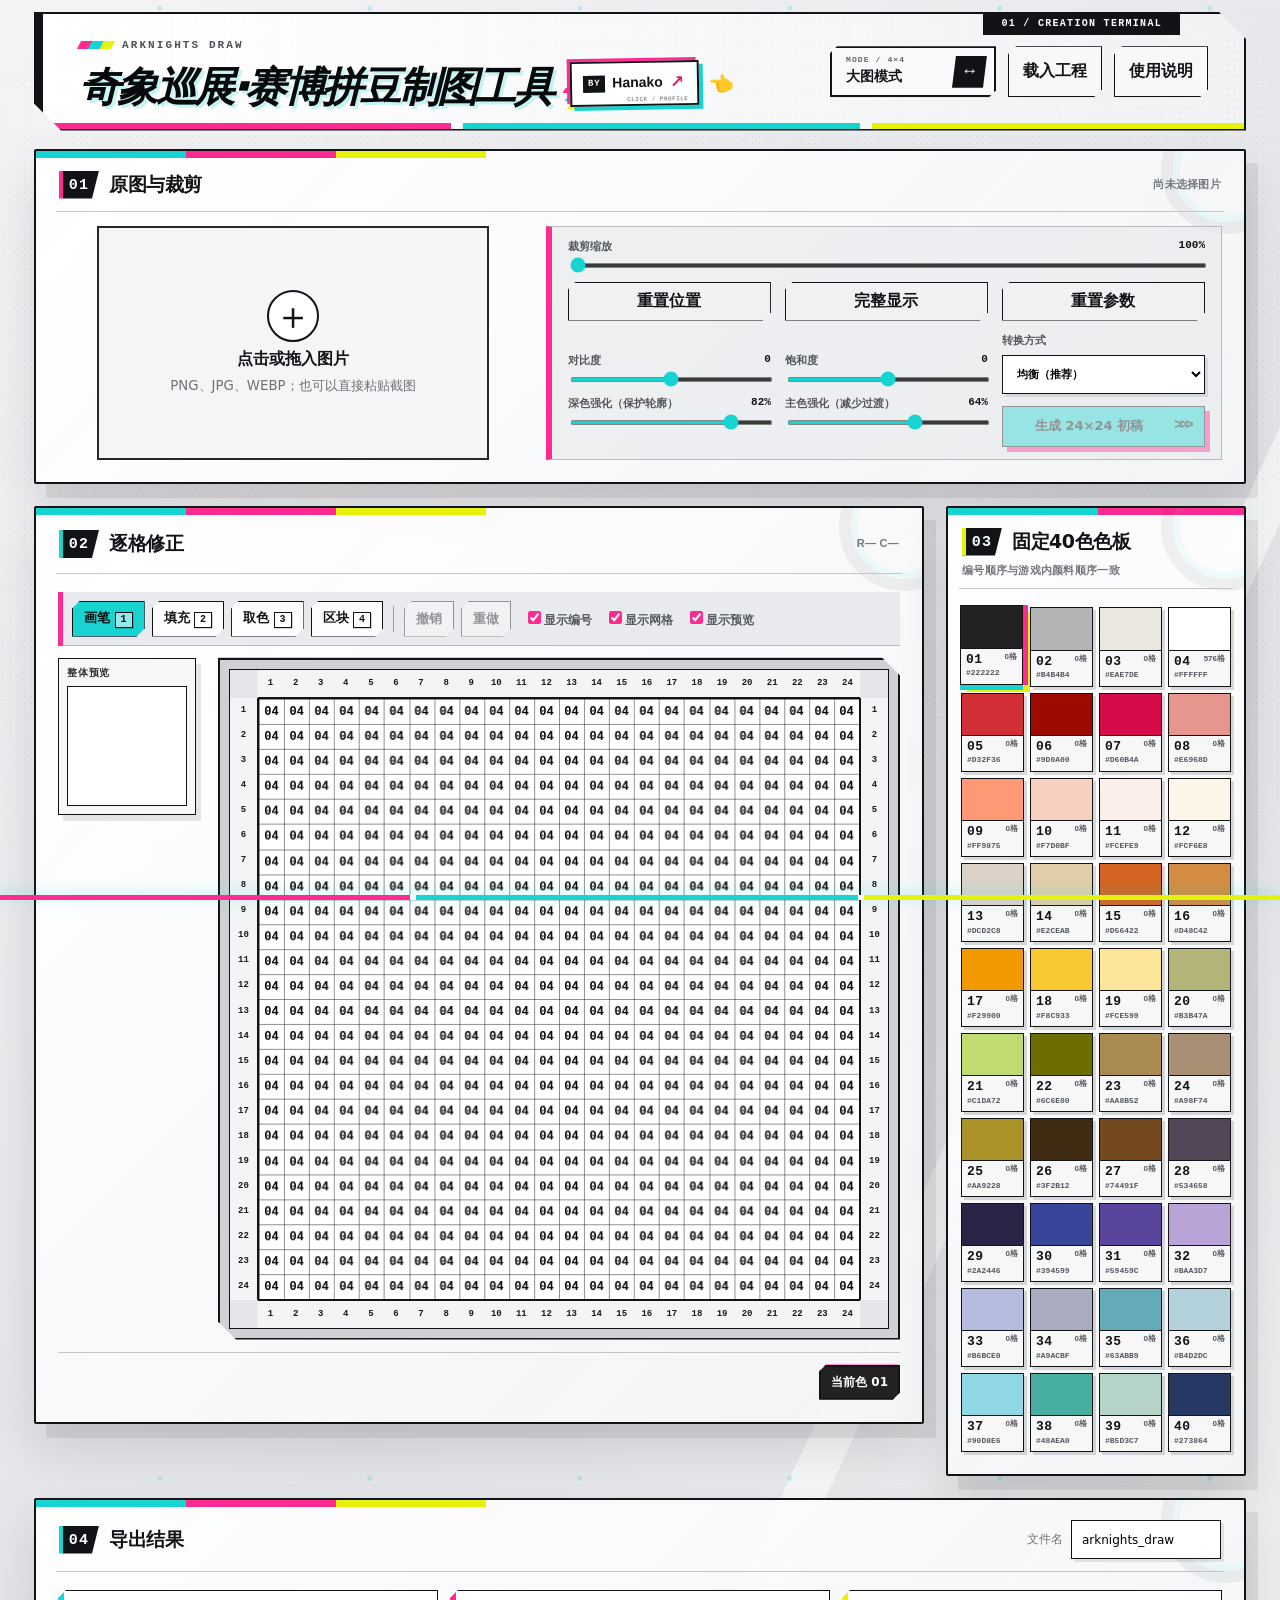
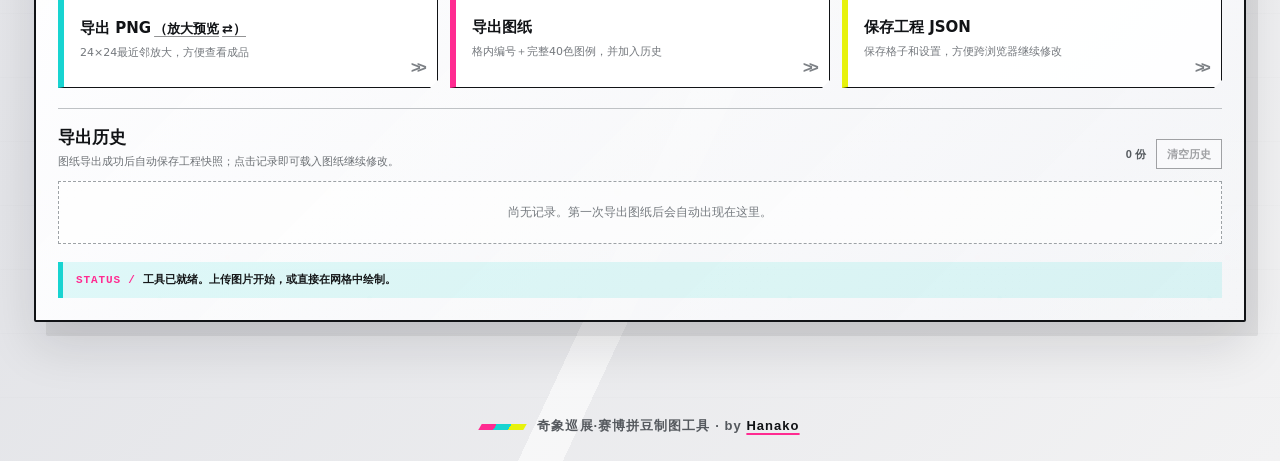
<file: index.html>
<!doctype html>
<html lang="zh-CN">
<head>
  <meta charset="utf-8">
  <meta name="viewport" content="width=device-width, initial-scale=1">
  <meta name="color-scheme" content="light">
  <title>奇象巡展·赛博拼豆制图工具</title>
  <link rel="icon" href="assets/favicon-black-orbit-v2.png" type="image/png" sizes="512x512">
  <link rel="stylesheet" href="styles.css">
  <link rel="stylesheet" href="mode-switch.css">
</head>
<body>
  <header class="topbar">
    <div class="brand-block">
      <p class="eyebrow">ARKNIGHTS DRAW</p>
      <div class="title-row">
        <h1>奇象巡展·赛博拼豆制图工具</h1>
        <span class="header-author-cluster">
          <a class="header-author-link" data-author-dialog href="https://github.com/Hanako-777" aria-haspopup="dialog" aria-controls="authorDialog" aria-label="查看作者 Hanako 的主页">
            <span class="header-author-by">BY</span>
            <strong>Hanako</strong>
            <span class="header-author-arrow" aria-hidden="true">↗</span>
          </a>
          <span class="header-author-prompt" aria-hidden="true">
            <span class="header-author-hand" aria-hidden="true">👈</span>
          </span>
        </span>
      </div>
    </div>
    <div class="top-actions">
      <a class="button mode-switch mode-switch-mosaic" href="./mosaic.html" aria-label="切换到大图模式">
        <span class="mode-switch-label">MODE / 4×4</span>
        <strong>大图模式</strong>
        <span class="mode-switch-icon" aria-hidden="true">↔</span>
      </a>
      <label class="button ghost file-button">载入工程<input id="projectInput" type="file" accept="application/json,.json"></label>
      <button id="helpBtn" class="button ghost" aria-expanded="false">使用说明</button>
    </div>
  </header>

  <main>
    <section id="helpPanel" class="help-panel" hidden>
      <strong>推荐流程：</strong>上传图片 → 拖动/缩放裁剪 → 选择转换方式 → 生成24×24 → 逐格或按区块修正 → 导出图纸。可导入他人成品截图获取图纸。<br>
      裁剪区可拖动画面，滚轮缩放；网格中左键绘制，按住拖动可连续画。按 1/2/3/4 可切换画笔、填充、取色、区块。区块工具支持画笔选择、相连同色、全图同色和框选，可分别开关选区遮罩和边框；X 重置选区，Q 切换选择/取消选择，E 循环切换选择方式，R 使用当前色上色。按 F 进入移动模式后，可在画板上拖动区块或用 WASD/方向键调整，F 完成、G 取消；切换其他操作会自动完成当前移动。选择范围本身不进入撤销记录，切换工具后仍会保留，重新生成或载入图纸时清空。工程文件只保存格子和设置，不包含原图。导出图纸后会自动保存本机历史，点击历史卡片可恢复图纸。
    </section>

    <section class="source-stage">
      <article class="panel source-panel">
        <div class="panel-heading">
          <div>
            <span class="step">01</span>
            <h2>原图与裁剪</h2>
          </div>
          <span id="sourceMeta" class="meta">尚未选择图片</span>
        </div>

        <label id="dropZone" class="drop-zone">
          <input id="imageInput" type="file" accept="image/*">
          <span class="drop-icon">＋</span>
          <strong>点击或拖入图片</strong>
          <small>PNG、JPG、WEBP；也可以直接粘贴截图</small>
        </label>

        <div id="sourcePreviews" class="source-previews" hidden>
          <div id="cropWrap" class="crop-wrap">
            <canvas id="sourceCanvas" width="560" height="560" aria-label="原图裁剪预览"></canvas>
            <div class="crop-frame" aria-hidden="true"></div>
            <span class="crop-tip">拖动定位 · 滚轮缩放</span>
            <button id="removeImageBtn" class="remove-image" type="button" aria-label="移除当前图片" title="移除当前图片">×</button>
          </div>
          <figure class="pixel-preview-wrap">
            <canvas id="pixelPreviewCanvas" width="576" height="576" aria-label="实时24乘24像素化预览"></canvas>
          </figure>
        </div>

        <div class="control-grid">
          <label class="control wide">
            <span>裁剪缩放 <output id="zoomOut">100%</output></span>
            <input id="zoomRange" type="range" min="100" max="400" value="100">
          </label>
          <button id="resetCropBtn" class="button secondary">重置位置</button>
          <button id="fitSubjectBtn" class="button secondary" title="缩小到完整显示图片，空白区域会自动填充">完整显示</button>
          <button id="resetParamsBtn" class="button secondary" title="重置对比度、饱和度和均衡模式强化参数">重置参数</button>

          <div class="parameter-grid">
            <label class="control">
              <span>对比度 <output id="contrastOut">0</output></span>
              <input id="contrastRange" type="range" min="-30" max="30" value="0">
            </label>
            <label class="control">
              <span>饱和度 <output id="saturationOut">0</output></span>
              <input id="saturationRange" type="range" min="-50" max="50" value="0">
            </label>
            <div id="hybridThresholds" class="hybrid-thresholds">
              <label class="control">
                <span>深色强化（保护轮廓） <output id="darkThresholdOut">82%</output></span>
                <input id="darkThresholdRange" type="range" min="0" max="100" value="82">
              </label>
              <label class="control">
                <span>主色强化（减少过渡） <output id="dominantThresholdOut">64%</output></span>
                <input id="dominantThresholdRange" type="range" min="0" max="100" value="64">
              </label>
            </div>
          </div>
          <div class="conversion-actions">
            <label class="control">
              <span>转换方式</span>
              <select id="modeSelect">
                <option value="hybrid">均衡（推荐）</option>
                <option value="dominant">主色优先</option>
                <option value="average">平均色优先</option>
              </select>
            </label>
            <button id="generateBtn" class="button primary full" disabled>生成 24×24 初稿</button>
          </div>
        </div>
      </article>
    </section>

    <section class="workbench-row">
      <article class="panel editor-panel">
        <div class="panel-heading">
          <div>
            <span class="step">02</span>
            <h2>逐格修正</h2>
          </div>
          <span id="cellInfo" class="meta">R— C—</span>
        </div>

        <div class="toolbar" role="toolbar" aria-label="绘图工具">
          <button class="tool active" data-tool="paint" title="画笔（快捷键 1）">画笔 <kbd>1</kbd></button>
          <button class="tool" data-tool="fill" title="填充相邻的同色区域（快捷键 2）">填充 <kbd>2</kbd></button>
          <button class="tool" data-tool="picker" title="从网格取色（快捷键 3）">取色 <kbd>3</kbd></button>
          <button class="tool" data-tool="block" title="选择不规则区块并统一上色或移动（快捷键 4）">区块 <kbd>4</kbd></button>
          <span class="toolbar-sep"></span>
          <button id="undoBtn" class="tool" disabled>撤销</button>
          <button id="redoBtn" class="tool" disabled>重做</button>
          <label class="check"><input id="showNumbers" type="checkbox" checked>显示编号</label>
          <label class="check"><input id="showGrid" type="checkbox" checked>显示网格</label>
          <label class="check"><input id="showOverview" type="checkbox" checked>显示预览</label>
        </div>

        <div id="blockToolbar" class="block-toolbar" role="toolbar" aria-label="区块工具" hidden>
          <div class="block-tool-group">
            <span class="block-tool-label">范围</span>
            <button id="selectAllBtn" class="tool" type="button">全选</button>
            <button id="clearSelectionBtn" class="tool" type="button" title="重置选区（快捷键 X）">重置 <kbd>X</kbd></button>
            <span id="selectionCount" class="selection-count">已选 0 格</span>
          </div>
          <div class="block-tool-group" role="group" aria-label="选择或取消选择">
            <span class="block-tool-label">操作</span>
            <button class="tool active" type="button" data-selection-operation="add" aria-pressed="true">选择</button>
            <button class="tool" type="button" data-selection-operation="subtract" aria-pressed="false" title="取消选择">取消</button>
            <span class="shortcut-hint"><kbd>Q</kbd> 切换</span>
          </div>
          <div class="block-tool-group" role="group" aria-label="区块选择方式">
            <span class="block-tool-label">方式</span>
            <button class="tool active" type="button" data-selection-method="brush" aria-pressed="true" title="画笔选择">画笔</button>
            <button class="tool" type="button" data-selection-method="fill" aria-pressed="false" title="选择与点击处相连的同色像素">相连同色</button>
            <button class="tool" type="button" data-selection-method="color" aria-pressed="false" title="选择画板中所有同色像素">全图同色</button>
            <button class="tool" type="button" data-selection-method="rect" aria-pressed="false">框选</button>
            <span class="shortcut-hint"><kbd>E</kbd> 切换</span>
          </div>
          <div class="block-tool-group" role="group" aria-label="选区显示设置">
            <span class="block-tool-label">显示</span>
            <label class="check block-check"><input id="showSelectionMask" type="checkbox" checked>显示遮罩</label>
            <label class="check block-check"><input id="showSelectionBorder" type="checkbox" checked>显示边框</label>
          </div>
          <div class="block-tool-group block-actions">
            <span class="block-tool-label">处理</span>
            <button id="colorSelectionBtn" class="button secondary" type="button" title="使用当前色上色（快捷键 R）" disabled>使用当前色上色 <kbd>R</kbd></button>
            <span id="moveIdleControls" class="move-controls" role="group" aria-label="移动选中区块">
              <button id="moveStartBtn" class="button secondary" type="button" data-move-session-control title="进入移动模式（快捷键 F）" disabled>移动选中区块 <kbd>F</kbd></button>
            </span>
            <span id="moveActiveControls" class="move-controls" role="group" aria-label="完成或取消区块移动" hidden>
              <button id="moveConfirmBtn" class="button primary" type="button" data-move-session-control>完成 <kbd>F</kbd></button>
              <button id="moveCancelBtn" class="button secondary" type="button" data-move-session-control>取消 <kbd>G</kbd></button>
            </span>
            <span class="shortcut-hint">拖动或按 <kbd>WASD</kbd> / 方向键</span>
          </div>
        </div>

        <div id="editorBoardLayout" class="editor-board-layout">
          <aside id="overviewCard" class="overview-card" aria-labelledby="overviewTitle">
            <strong id="overviewTitle">整体预览</strong>
            <canvas id="overviewCanvas" width="192" height="192" aria-label="当前24乘24像素画的缩小预览"></canvas>
          </aside>

          <div class="editor-canvas-wrap">
            <div class="grid-coordinate-frame">
              <div class="coord-corner corner-tl" aria-hidden="true"></div>
              <div class="coord-axis coord-top" aria-label="上方列坐标"></div>
              <div class="coord-corner corner-tr" aria-hidden="true"></div>
              <div class="coord-axis coord-left" aria-label="左侧行坐标"></div>
              <canvas id="gridCanvas" width="768" height="768" aria-label="24乘24像素编辑网格"></canvas>
              <div class="coord-axis coord-right" aria-label="右侧行坐标"></div>
              <div class="coord-corner corner-bl" aria-hidden="true"></div>
              <div class="coord-axis coord-bottom" aria-label="下方列坐标"></div>
              <div class="coord-corner corner-br" aria-hidden="true"></div>
            </div>
          </div>
        </div>

        <div class="selected-color-row">
          <span id="selectedBadge" class="selected-badge">当前色 01</span>
        </div>
      </article>

      <article class="panel palette-panel">
        <div class="panel-heading">
          <div>
            <span class="step">03</span>
            <h2>固定40色色板</h2>
          </div>
          <span class="meta">编号顺序与游戏内颜料顺序一致</span>
        </div>
        <div id="palette" class="palette" role="listbox" aria-label="固定40色色板"></div>
      </article>
    </section>

    <section class="panel export-panel">
      <div class="panel-heading">
        <div>
          <span class="step">04</span>
          <h2>导出结果</h2>
        </div>
        <label class="name-field">文件名 <input id="fileName" value="arknights_draw" maxlength="40"></label>
      </div>
      <div class="export-grid">
        <article id="exportPngCard" class="export-card png-export-card">
          <div class="png-export-title">
            <button id="exportPreviewBtn" class="png-export-action" type="button"><strong>导出 PNG</strong></button>
            <button id="pngModeToggle" class="png-mode-toggle" type="button" aria-pressed="false">
              （<span id="pngModeLabel">放大预览</span><span class="png-mode-icon" aria-hidden="true">⇄</span>）
            </button>
          </div>
          <span id="pngPreviewDescription" class="png-export-description">24×24最近邻放大，方便查看成品</span>
          <span id="pngRawDescription" class="png-export-description" hidden>
            24×24原始位图，可导入<a href="https://github.com/JayJokerr/arknights-pixel-autofill" target="_blank" rel="noopener noreferrer">arknights-pixel-autofill</a>自动绘制
          </span>
        </article>
        <button id="exportTotalBtn" class="export-card"><strong>导出图纸</strong><span>格内编号＋完整40色图例，并加入历史</span></button>
        <button id="saveProjectBtn" class="export-card"><strong>保存工程 JSON</strong><span>保存格子和设置，方便跨浏览器继续修改</span></button>
      </div>
      <div class="export-history-block">
        <div class="export-history-heading">
          <div>
            <h3>导出历史</h3>
            <p>图纸导出成功后自动保存工程快照；点击记录即可载入图纸继续修改。</p>
          </div>
          <div class="export-history-actions">
            <span id="historyCount">0 份</span>
            <button id="clearHistoryBtn" type="button" disabled>清空历史</button>
          </div>
        </div>
        <div id="exportHistory" class="export-history" aria-live="polite"></div>
      </div>
      <p id="status" class="status" role="status">工具已就绪。上传图片开始，或直接在网格中绘制。</p>
    </section>
  </main>

  <div id="boundaryNotice" class="boundary-notice" role="alert" aria-live="assertive" aria-atomic="true" hidden>
    <strong id="boundaryNoticeTitle">无法移动区块</strong>
    <span id="boundaryNoticeText">区块已到达画板边缘，该操作无法执行。</span>
  </div>

  <footer class="site-footer">奇象巡展·赛博拼豆制图工具 · by <a data-author-dialog href="https://github.com/Hanako-777" aria-haspopup="dialog" aria-controls="authorDialog">Hanako</a></footer>

  <dialog id="authorDialog" class="author-dialog" aria-labelledby="authorDialogTitle">
    <div class="author-card">
      <button id="authorCloseBtn" class="author-close" type="button" aria-label="关闭作者信息">×</button>
      <p class="author-kicker">CREATOR / PROFILE</p>
      <h2 id="authorDialogTitle">Hanako</h2>
      <div class="author-profile-links">
        <a class="author-profile-link author-github" href="https://github.com/Hanako-777" target="_blank" rel="noopener noreferrer">
          <span><b aria-hidden="true">GH</b> GitHub 主页</span>
          <strong>github.com/Hanako-777 ↗</strong>
        </a>
        <a class="author-profile-link author-bilibili" href="https://space.bilibili.com/357662738" target="_blank" rel="noopener noreferrer">
          <span><b aria-hidden="true">B</b> 哔哩哔哩主页</span>
          <strong>space.bilibili.com/357662738 ↗</strong>
        </a>
      </div>
      <button id="authorFlipCard" class="author-flip-card" type="button" aria-pressed="false" aria-label="当前显示小红书主页，点击查看明日方舟主页">
        <span class="author-flip-inner">
          <span class="author-flip-face author-flip-front">
            <img src="assets/redbook.jpg" alt="Hanako的小红书主页">
            <span class="author-flip-caption">小红书主页</span>
            <span class="author-flip-hint">点击查看方舟主页 ↻</span>
          </span>
          <span class="author-flip-face author-flip-back">
            <img src="assets/page.jpg" alt="Hanako的明日方舟个人页面">
            <span class="author-flip-caption">明日方舟个人页面</span>
            <span class="author-flip-hint">点击返回小红书主页 ↻</span>
          </span>
        </span>
      </button>
    </div>
  </dialog>
  <script src="app.js"></script>
</body>
</html>
</file>
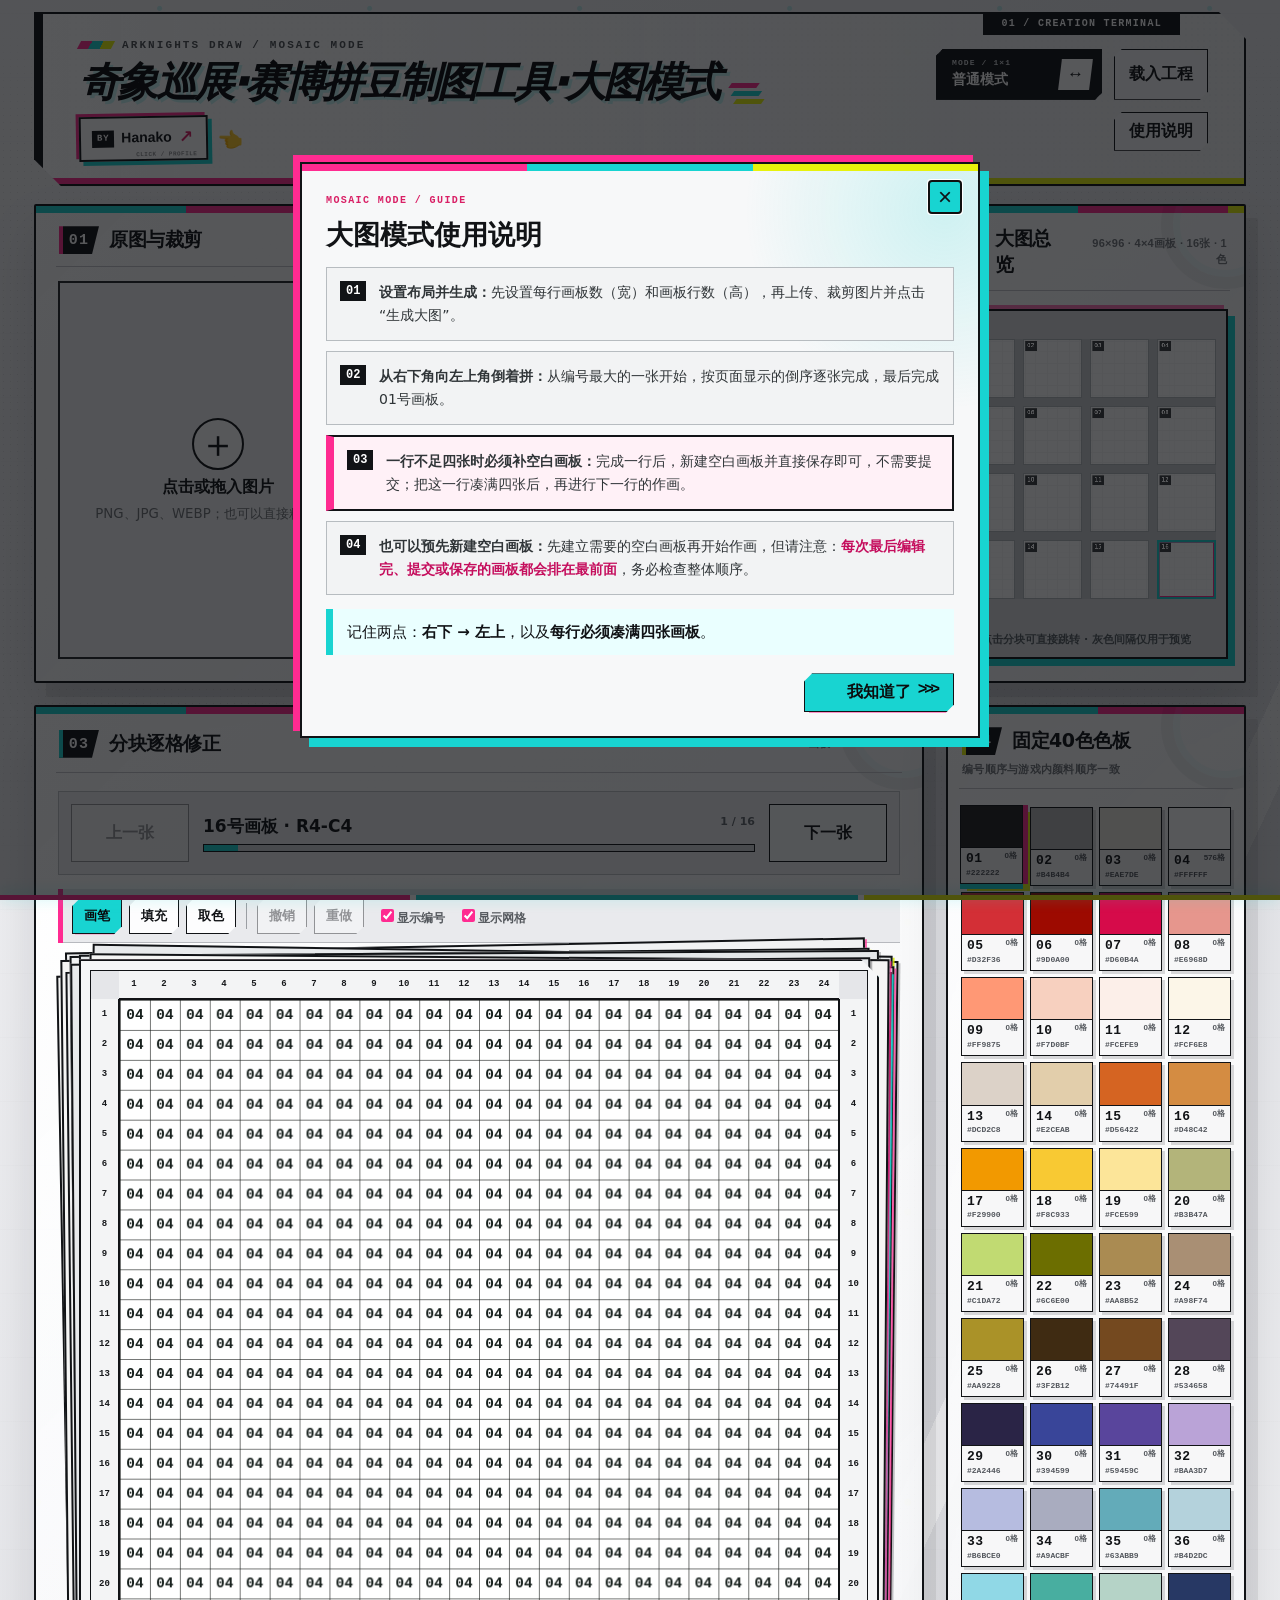
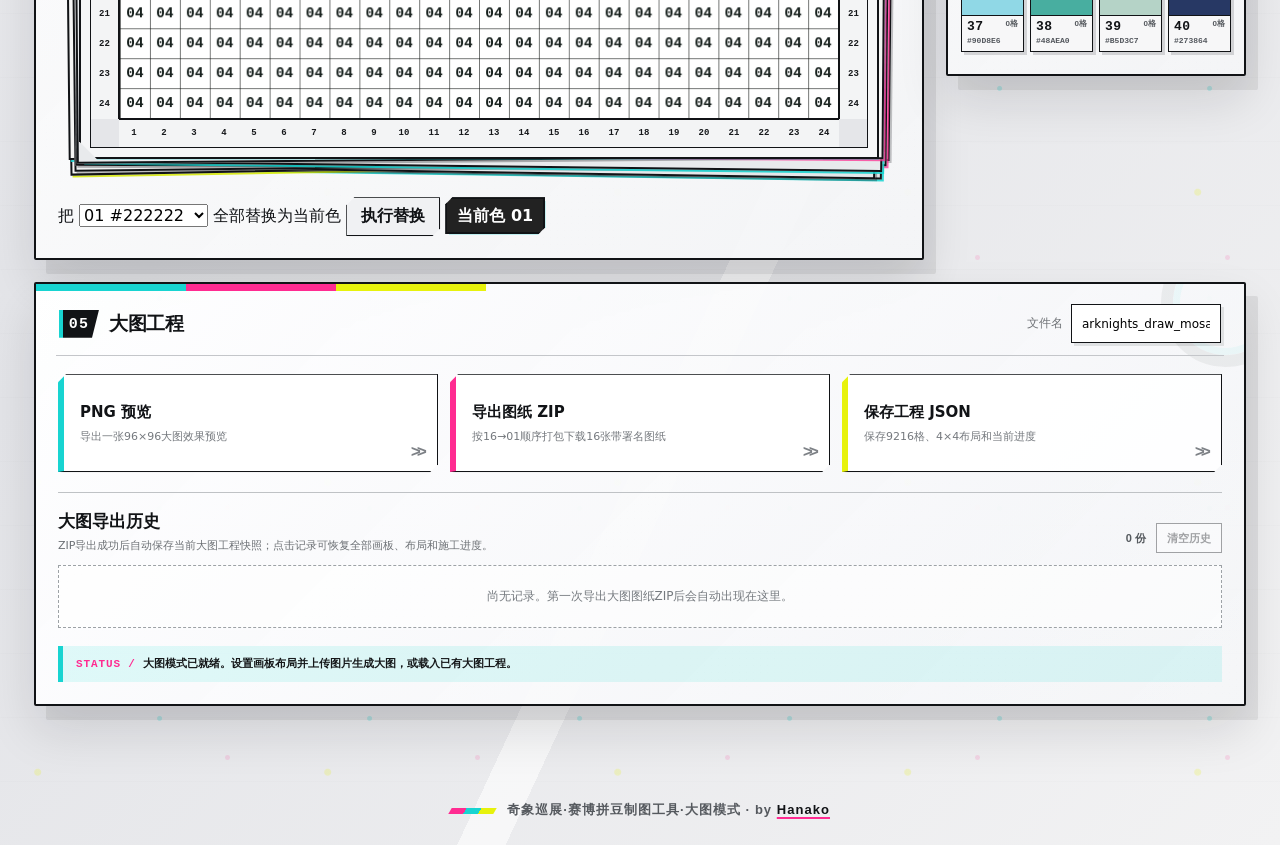
<file: mosaic.html>
<!doctype html>
<html lang="zh-CN">
<head>
  <meta charset="utf-8">
  <meta name="viewport" content="width=device-width, initial-scale=1">
  <meta name="color-scheme" content="light">
  <title>奇象巡展·赛博拼豆制图工具｜大图模式</title>
  <link rel="icon" href="assets/favicon-black-orbit-v2.png" type="image/png" sizes="512x512">
  <link rel="stylesheet" href="styles.css">
  <link rel="stylesheet" href="mosaic.css">
  <link rel="stylesheet" href="mode-switch.css">
</head>
<body class="mosaic-mode">
  <header class="topbar">
    <div class="brand-block">
      <p class="eyebrow">ARKNIGHTS DRAW / MOSAIC MODE</p>
      <div class="title-row">
        <h1>奇象巡展·赛博拼豆制图工具·大图模式</h1>
        <span class="header-author-cluster">
          <a class="header-author-link" data-author-dialog href="https://github.com/Hanako-777" aria-haspopup="dialog" aria-controls="authorDialog" aria-label="查看作者 Hanako 的主页">
            <span class="header-author-by">BY</span>
            <strong>Hanako</strong>
            <span class="header-author-arrow" aria-hidden="true">↗</span>
          </a>
          <span class="header-author-prompt" aria-hidden="true">
            <span class="header-author-hand" aria-hidden="true">👈</span>
          </span>
        </span>
      </div>
    </div>
    <div class="top-actions">
      <a class="button mode-switch mode-switch-normal" href="./index.html" aria-label="切换到普通模式">
        <span class="mode-switch-label">MODE / 1×1</span>
        <strong>普通模式</strong>
        <span class="mode-switch-icon" aria-hidden="true">↔</span>
      </a>
      <label class="button ghost file-button">载入工程<input id="projectInput" type="file" accept="application/json,.json"></label>
      <button id="helpBtn" class="button ghost" aria-haspopup="dialog" aria-controls="mosaicHelpDialog">使用说明</button>
    </div>
  </header>

  <main>
    <section class="source-stage">
      <article class="panel source-panel">
        <div class="panel-heading">
          <div>
            <span class="step">01</span>
            <h2>原图与裁剪</h2>
          </div>
          <span id="sourceMeta" class="meta">尚未选择图片</span>
        </div>

        <label id="dropZone" class="drop-zone">
          <input id="imageInput" type="file" accept="image/*">
          <span class="drop-icon">＋</span>
          <strong>点击或拖入图片</strong>
          <small>PNG、JPG、WEBP；也可以直接粘贴截图</small>
        </label>

        <div id="cropWrap" class="crop-wrap" hidden>
          <canvas id="sourceCanvas" width="560" height="560" aria-label="原图裁剪预览"></canvas>
          <div class="crop-frame" aria-hidden="true">
            <div id="cropGuideLines" class="crop-guide-lines"></div>
          </div>
          <span class="crop-tip">拖动定位 · 滚轮缩放</span>
          <button id="removeImageBtn" class="remove-image" type="button" aria-label="移除当前图片" title="移除当前图片">×</button>
        </div>

        <div class="control-grid">
          <label class="control wide">
            <span>裁剪缩放 <output id="zoomOut">100%</output></span>
            <input id="zoomRange" type="range" min="100" max="400" value="100">
          </label>
          <button id="resetCropBtn" class="button secondary">重置位置</button>
          <button id="fitSubjectBtn" class="button secondary" title="缩小到完整显示图片，空白区域会自动填充">完整显示</button>

          <label class="control">
            <span>转换方式</span>
            <select id="modeSelect">
              <option value="hybrid">均衡（推荐）</option>
              <option value="dominant">主色优先</option>
              <option value="average">平均色优先</option>
            </select>
          </label>
          <label class="control">
            <span>对比度 <output id="contrastOut">0</output></span>
            <input id="contrastRange" type="range" min="-30" max="30" value="0">
          </label>
          <label class="control">
            <span>饱和度 <output id="saturationOut">0</output></span>
            <input id="saturationRange" type="range" min="-50" max="50" value="0">
          </label>
          <fieldset class="control mosaic-size-control">
            <legend>画板布局（宽 × 高）</legend>
            <label><span>每行</span><select id="tilesWide" aria-label="每行画板数">
              <option value="1">1张</option><option value="2">2张</option><option value="3">3张</option><option value="4" selected>4张</option>
            </select></label>
            <b aria-hidden="true">×</b>
            <label><span>行数</span><select id="tilesHigh" aria-label="画板行数">
              <option value="1">1行</option><option value="2">2行</option><option value="3">3行</option><option value="4" selected>4行</option>
            </select></label>
          </fieldset>
          <button id="generateBtn" class="button primary full" disabled>生成大图</button>
        </div>
      </article>

      <article class="panel mosaic-overview-panel">
        <div class="panel-heading">
          <div>
            <span class="step">02</span>
            <h2>大图总览</h2>
          </div>
          <span id="masterMeta" class="meta">96×96 · 4×4画板</span>
        </div>
        <div class="master-preview-wrap">
          <canvas id="masterCanvas" width="768" height="768" aria-label="大图总览"></canvas>
          <span class="master-preview-tip">点击分块可直接跳转 · 灰色间隔仅用于预览</span>
        </div>
      </article>
    </section>

    <section class="workbench-row">
      <article class="panel editor-panel">
        <div class="panel-heading">
          <div>
            <span class="step">03</span>
            <h2>分块逐格修正</h2>
          </div>
          <span id="cellInfo" class="meta">R— C—</span>
        </div>

        <div class="tile-navigation" aria-label="画板切换与进度">
          <button id="prevTileBtn" class="button secondary tile-nav-button" type="button">上一张</button>
          <div class="tile-progress">
            <strong id="tileTitle">16号画板 · R4-C4</strong>
            <span id="tileProgressText">1 / 16</span>
            <span class="tile-progress-track"><i id="tileProgressBar"></i></span>
          </div>
          <button id="nextTileBtn" class="button secondary tile-nav-button" type="button">下一张</button>
        </div>

        <div class="toolbar" role="toolbar" aria-label="绘图工具">
          <button class="tool active" data-tool="paint" title="画笔">画笔</button>
          <button class="tool" data-tool="fill" title="填充相邻的同色区域">填充</button>
          <button class="tool" data-tool="picker" title="从网格取色">取色</button>
          <span class="toolbar-sep"></span>
          <button id="undoBtn" class="tool" disabled>撤销</button>
          <button id="redoBtn" class="tool" disabled>重做</button>
          <label class="check"><input id="showNumbers" type="checkbox" checked>显示编号</label>
          <label class="check"><input id="showGrid" type="checkbox" checked>显示网格</label>
        </div>

        <div id="tileCardStack" class="tile-card-stack">
          <div id="tileCardBacks" class="tile-card-backs" aria-hidden="true"></div>
          <div id="tileCard" class="editor-canvas-wrap tile-card">
            <div class="grid-coordinate-frame">
            <div class="coord-corner corner-tl" aria-hidden="true"></div>
            <div class="coord-axis coord-top" aria-label="上方列坐标"></div>
            <div class="coord-corner corner-tr" aria-hidden="true"></div>
            <div class="coord-axis coord-left" aria-label="左侧行坐标"></div>
            <canvas id="gridCanvas" width="768" height="768" aria-label="24乘24像素编辑网格"></canvas>
            <div class="coord-axis coord-right" aria-label="右侧行坐标"></div>
            <div class="coord-corner corner-bl" aria-hidden="true"></div>
            <div class="coord-axis coord-bottom" aria-label="下方列坐标"></div>
            <div class="coord-corner corner-br" aria-hidden="true"></div>
            </div>
          </div>
        </div>

        <div class="replace-row">
          <label>把 <select id="replaceFrom"></select></label>
          <span>全部替换为当前色</span>
          <button id="replaceBtn" class="button secondary">执行替换</button>
          <span id="selectedBadge" class="selected-badge">当前色 01</span>
        </div>
      </article>

      <article class="panel palette-panel">
        <div class="panel-heading">
          <div>
            <span class="step">04</span>
            <h2>固定40色色板</h2>
          </div>
          <span class="meta">编号顺序与游戏内颜料顺序一致</span>
        </div>
        <div id="palette" class="palette" role="listbox" aria-label="固定40色色板"></div>
      </article>
    </section>

    <section class="panel export-panel">
      <div class="panel-heading">
        <div>
          <span class="step">05</span>
          <h2>大图工程</h2>
        </div>
        <label class="name-field">文件名 <input id="fileName" value="arknights_draw_mosaic" maxlength="40"></label>
      </div>
      <div class="export-grid">
        <button id="exportPreviewBtn" class="export-card"><strong>PNG 预览</strong><span id="exportPreviewHint">导出一张当前大图效果预览</span></button>
        <button id="exportTotalBtn" class="export-card"><strong>导出图纸 ZIP</strong><span id="exportTotalHint">按倒序打包下载全部带署名图纸</span></button>
        <button id="saveProjectBtn" class="export-card"><strong>保存工程 JSON</strong><span id="saveProjectHint">保存全部格子、画板布局和当前施工进度</span></button>
      </div>
      <div class="export-history-block">
        <div class="export-history-heading">
          <div>
            <h3>大图导出历史</h3>
            <p>ZIP导出成功后自动保存当前大图工程快照；点击记录可恢复全部画板、布局和施工进度。</p>
          </div>
          <div class="export-history-actions">
            <span id="historyCount">0 份</span>
            <button id="clearHistoryBtn" type="button" disabled>清空历史</button>
          </div>
        </div>
        <div id="exportHistory" class="export-history" aria-live="polite"></div>
      </div>
      <p id="status" class="status" role="status">大图模式已就绪。设置画板布局并上传图片生成大图，或载入已有大图工程。</p>
    </section>
  </main>

  <footer class="site-footer">奇象巡展·赛博拼豆制图工具·大图模式 · by <a data-author-dialog href="https://github.com/Hanako-777" aria-haspopup="dialog" aria-controls="authorDialog">Hanako</a></footer>

  <dialog id="mosaicHelpDialog" class="author-dialog mosaic-help-dialog" aria-labelledby="mosaicHelpTitle">
    <div class="author-card mosaic-help-card">
      <button id="mosaicHelpCloseBtn" class="author-close" type="button" aria-label="关闭使用说明">×</button>
      <p class="author-kicker">MOSAIC MODE / GUIDE</p>
      <h2 id="mosaicHelpTitle">大图模式使用说明</h2>
      <ol class="mosaic-help-steps">
        <li><strong>设置布局并生成：</strong>先设置每行画板数（宽）和画板行数（高），再上传、裁剪图片并点击“生成大图”。</li>
        <li><strong>从右下角向左上角倒着拼：</strong>从编号最大的一张开始，按页面显示的倒序逐张完成，最后完成01号画板。</li>
        <li class="important"><strong>一行不足四张时必须补空白画板：</strong>完成一行后，新建空白画板并直接保存即可，不需要提交；把这一行凑满四张后，再进行下一行的作画。</li>
        <li><strong>也可以预先新建空白画板：</strong>先建立需要的空白画板再开始作画，但请注意：<em>每次最后编辑完、提交或保存的画板都会排在最前面</em>，务必检查整体顺序。</li>
      </ol>
      <p class="mosaic-help-summary">记住两点：<b>右下 → 左上</b>，以及<b>每行必须凑满四张画板</b>。</p>
      <button id="mosaicHelpConfirmBtn" class="button primary" type="button">我知道了</button>
    </div>
  </dialog>

  <dialog id="mosaicNoticeDialog" class="author-dialog mosaic-notice-dialog" aria-labelledby="mosaicNoticeTitle">
    <div class="author-card mosaic-notice-card">
      <button id="mosaicNoticeCloseBtn" class="author-close" type="button" aria-label="关闭提示">×</button>
      <p class="author-kicker">MOSAIC MODE / NOTICE</p>
      <h2 id="mosaicNoticeTitle">确认施工顺序</h2>
      <p id="mosaicNoticeLead">请从右下角开始，按照以下顺序依次完成：</p>
      <div id="mosaicExportOrder" class="mosaic-export-order" aria-label="画板施工顺序"></div>
      <div id="mosaicBlankBoardWarning" class="mosaic-blank-board-warning" role="note"></div>
      <small id="mosaicExportNote" class="mosaic-export-note">确认后将生成全部带署名图纸，并自动打包为ZIP文件。</small>
      <button id="mosaicNoticeConfirmBtn" class="button primary" type="button">按此顺序导出 ZIP</button>
    </div>
  </dialog>

  <dialog id="authorDialog" class="author-dialog" aria-labelledby="authorDialogTitle">
    <div class="author-card">
      <button id="authorCloseBtn" class="author-close" type="button" aria-label="关闭作者信息">×</button>
      <p class="author-kicker">CREATOR / PROFILE</p>
      <h2 id="authorDialogTitle">Hanako</h2>
      <div class="author-profile-links">
        <a class="author-profile-link author-github" href="https://github.com/Hanako-777" target="_blank" rel="noopener noreferrer">
          <span><b aria-hidden="true">GH</b> GitHub 主页</span>
          <strong>github.com/Hanako-777 ↗</strong>
        </a>
        <a class="author-profile-link author-bilibili" href="https://space.bilibili.com/357662738" target="_blank" rel="noopener noreferrer">
          <span><b aria-hidden="true">B</b> 哔哩哔哩主页</span>
          <strong>space.bilibili.com/357662738 ↗</strong>
        </a>
      </div>
      <button id="authorFlipCard" class="author-flip-card" type="button" aria-pressed="false" aria-label="当前显示小红书主页，点击查看明日方舟主页">
        <span class="author-flip-inner">
          <span class="author-flip-face author-flip-front">
            <img src="assets/redbook.jpg" alt="Hanako的小红书主页">
            <span class="author-flip-caption">小红书主页</span>
            <span class="author-flip-hint">点击查看方舟主页 ↻</span>
          </span>
          <span class="author-flip-face author-flip-back">
            <img src="assets/page.jpg" alt="Hanako的明日方舟个人页面">
            <span class="author-flip-caption">明日方舟个人页面</span>
            <span class="author-flip-hint">点击返回小红书主页 ↻</span>
          </span>
        </span>
      </button>
    </div>
  </dialog>
  <script src="mosaic.js"></script>
</body>
</html>
</file>
<file: styles.css>
* { box-sizing: border-box; }

body { margin: 0; }

button, input, select { font: inherit; }
button { color: inherit; }

.topbar {
  display: flex;
  justify-content: space-between;
  gap: 24px;
}

.eyebrow { margin: 0; }
h1 { margin: 0; line-height: 1.07; }
.top-actions { display: flex; flex-wrap: wrap; justify-content: flex-end; }

main { max-width: 1540px; margin: 0 auto; padding: 0 34px 50px; }

.panel-heading { display: flex; align-items: center; justify-content: space-between; gap: 16px; }
.panel-heading > div { display: flex; align-items: center; }
.panel-heading h2 { margin: 0; }
.meta { text-align: right; }

.button, .tool, .export-card {
  cursor: pointer;
  transition: transform .14s ease, border-color .14s ease, background .14s ease, box-shadow .14s ease;
}
.button:disabled, .tool:disabled { opacity: .4; cursor: not-allowed; transform: none; }
.button { min-height: 39px; padding: 8px 14px; font-weight: 700; }
.button.full { width: 100%; margin-top: 14px; }
.file-button { display: inline-flex; align-items: center; justify-content: center; }
.file-button input, .drop-zone input { display: none; }

.help-panel {
  margin-bottom: 18px;
  padding: 14px 18px;
  line-height: 1.8;
  font-size: 14px;
}

.drop-zone {
  display: flex;
  flex-direction: column;
  align-items: center;
  justify-content: center;
  gap: 7px;
  cursor: pointer;
  text-align: center;
}
.drop-zone small { color: var(--muted); }
.drop-icon { font-size: 38px; line-height: 1; }

.crop-wrap { position: relative; overflow: hidden; touch-action: none; }
#sourceCanvas { display: block; width: 100%; height: auto; cursor: grab; }
#sourceCanvas.dragging { cursor: grabbing; }
.crop-frame { position: absolute; pointer-events: none; }
.crop-frame::before, .crop-frame::after { content: ""; position: absolute; }
.crop-frame::before { width: 1px; top: 0; bottom: 0; left: 50%; }
.crop-frame::after { height: 1px; left: 0; right: 0; top: 50%; }
.crop-tip { position: absolute; left: 50%; bottom: 17px; transform: translateX(-50%); padding: 5px 10px; font-size: 11px; pointer-events: none; }

.control-grid { margin-top: 14px; display: grid; grid-template-columns: 1fr 1fr; gap: 11px; }
.control { display: flex; flex-direction: column; gap: 7px; font-weight: 700; }
.control.wide { grid-column: 1 / -1; }
.control span { display: flex; justify-content: space-between; }
.control input[type="range"] { width: 100%; }
.control select, .name-field input {
  min-height: 39px;
  padding: 7px 10px;
}

.toolbar { display: flex; align-items: center; flex-wrap: wrap; gap: 7px; margin-bottom: 12px; }
.tool { min-height: 36px; padding: 7px 11px; font-size: 13px; font-weight: 700; }
.tool kbd, .button kbd, .shortcut-hint kbd {
  display: inline-block;
  min-width: 18px;
  padding: 2px 4px;
  border: 1px solid currentColor;
  background: rgba(255, 255, 255, .52);
  font: 800 10px/1 Consolas, monospace;
  text-align: center;
  box-shadow: 1px 1px 0 rgba(17, 19, 22, .18);
}
.toolbar-sep { width: 1px; height: 26px; margin: 0 3px; }
.check { margin-left: 6px; font-size: 12px; white-space: nowrap; }

.block-toolbar {
  display: flex;
  align-items: center;
  flex-wrap: wrap;
  gap: 9px 14px;
  margin: -4px 0 15px;
  padding: 10px;
  border: 2px solid var(--black, #111316);
  border-left: 5px solid var(--cyan, #18d4d1);
  background: rgba(255, 255, 255, .78);
  box-shadow: 4px 4px 0 rgba(255, 43, 145, .24);
}
.block-tool-group { display: flex; align-items: center; flex-wrap: wrap; gap: 6px; }
.block-tool-group + .block-tool-group { padding-left: 12px; border-left: 1px solid #a9acb2; }
.block-tool-label { color: #5b6065; font: 800 10px/1 Consolas, "Microsoft YaHei UI", sans-serif; letter-spacing: .08em; }
.selection-count { min-width: 65px; color: #111316; font: 800 11px/1 Consolas, monospace; }
.shortcut-hint { color: #666b70; font: 700 10px/1.3 "Microsoft YaHei UI", sans-serif; white-space: nowrap; }
.block-check { margin-left: 0; }
.block-actions { margin-left: auto; }
.block-actions .button { min-height: 36px; }
.move-controls { display: inline-flex; gap: 6px; width: 170px; }
.move-controls .button { min-width: 0; min-height: 36px; }
#moveStartBtn { flex: 1; }
#moveActiveControls .button { flex: 1 1 0; padding-inline: 10px; }
#moveConfirmBtn.button.primary::after { content: none; }
#gridCanvas.block-mode { cursor: cell; }
#gridCanvas.block-mode.move-mode { cursor: grab; }
#gridCanvas.block-mode.move-dragging { cursor: grabbing; }

.editor-canvas-wrap { margin: 0 auto; }
#gridCanvas { display: block; width: 100%; height: auto; cursor: crosshair; touch-action: none; image-rendering: pixelated; }
.selected-color-row { margin-top: 12px; display: flex; align-items: center; justify-content: flex-end; font-size: 12px; }
.selected-badge { margin-left: auto; padding: 7px 10px; color: #fff; background: #222; font-weight: 800; }

.palette { display: grid; }
.swatch {
  position: relative;
  padding: 7px;
  cursor: pointer;
  overflow: hidden;
  text-align: left;
}
.swatch strong { display: block; text-shadow: 0 1px 2px rgba(0,0,0,.22); }
.swatch small { display: block; margin-top: 4px; opacity: .78; }
.swatch .count { position: absolute; font-weight: 800; }

.name-field { display: flex; align-items: center; gap: 8px; color: var(--muted); font-size: 12px; }
.name-field input { width: 150px; }
.export-grid { display: grid; grid-template-columns: repeat(3, 1fr); }
.export-card { text-align: left; }
.export-card strong, .export-card span { display: block; }
.export-card span { margin-top: 7px; font-size: 11px; }
.status { margin: 14px 0 0; min-height: 22px; }

.boundary-notice {
  position: fixed;
  z-index: 1000;
  top: 22px;
  left: 50%;
  width: min(420px, calc(100vw - 28px));
  padding: 14px 18px;
  color: #fff;
  background: #111316;
  border: 2px solid #111316;
  border-left: 7px solid #ff2b91;
  box-shadow: 7px 7px 0 #18d4d1;
  transform: translate(-50%, -18px);
  opacity: 0;
  pointer-events: none;
  transition: opacity .18s ease, transform .18s ease;
}
.boundary-notice.visible { transform: translate(-50%, 0); opacity: 1; }
.boundary-notice strong,
.boundary-notice span { display: block; }
.boundary-notice strong { font-size: 15px; }
.boundary-notice span { margin-top: 5px; color: rgba(255, 255, 255, .78); font-size: 12px; }

@media (prefers-reduced-motion: reduce) {
  .boundary-notice { transition: none; }
}

footer { padding: 26px; text-align: center; }

@media (max-width: 680px) {
  .topbar { flex-direction: column; }
  .top-actions { justify-content: flex-start; }
  main { padding: 0 10px 34px; }
  .panel-heading { align-items: flex-start; }
  .export-grid { grid-template-columns: 1fr 1fr; }
  .name-field { flex-direction: column; align-items: flex-start; }
  .block-tool-group + .block-tool-group { padding-left: 0; border-left: 0; }
  .block-actions { width: 100%; margin-left: 0; }
  .toolbar kbd, .block-toolbar kbd, .block-toolbar .shortcut-hint { display: none; }
}

@media (max-width: 420px) {
  .export-grid { grid-template-columns: 1fr; }
}

/* ─────────────────────────────────────────────────────────────
   INTERACTIVE EXHIBITION THEME
   白灰展厅 / 黑色工业线框 / 青・品红・荧光黄
   ───────────────────────────────────────────────────────────── */
:root {
  --ink: #111316;
  --muted: #6f7277;
  --paper: #e9eaed;
  --panel: rgba(252, 252, 253, .94);
  --line: #a9acb2;
  --brand: #18d4d1;
  --brand-dark: #00aaa9;
  --accent: #ff2b91;
  --acid: #e7f20c;
  --cyan: #18d4d1;
  --pink: #ff2b91;
  --black: #111316;
  --shadow: 12px 14px 0 rgba(17, 19, 22, .075), 0 24px 50px rgba(17, 19, 22, .12);
}

html {
  scrollbar-color: var(--cyan) #d7d8dc;
}

body {
  position: relative;
  min-height: 100vh;
  color: var(--ink);
  background-color: var(--paper);
  background-image:
    radial-gradient(circle at 76% 4%, rgba(24, 212, 209, .23) 0 2px, transparent 3px),
    radial-gradient(circle at 13% 18%, rgba(231, 242, 12, .20) 0 3px, transparent 4px),
    radial-gradient(circle at 91% 43%, rgba(255, 43, 145, .13) 0 2px, transparent 3px),
    linear-gradient(115deg, transparent 0 66%, rgba(255, 255, 255, .60) 66% 68%, transparent 68% 100%),
    repeating-linear-gradient(0deg, transparent 0 63px, rgba(17, 19, 22, .025) 64px),
    linear-gradient(135deg, #f4f4f6 0%, #e3e4e8 54%, #f2f2f3 100%);
  background-size: 210px 210px, 290px 290px, 250px 250px, auto, auto, auto;
  font-family: "Microsoft YaHei UI", "Microsoft YaHei", system-ui, sans-serif;
}

body::before {
  content: "";
  position: fixed;
  inset: 0;
  z-index: -1;
  pointer-events: none;
  opacity: .42;
  background-image: radial-gradient(rgba(17, 19, 22, .19) .65px, transparent .8px);
  background-size: 7px 7px;
  mask-image: linear-gradient(to bottom, transparent 0, #000 18%, #000 78%, transparent 100%);
}

body::after {
  content: "";
  position: fixed;
  left: 0;
  right: 0;
  bottom: 0;
  z-index: 20;
  height: 5px;
  pointer-events: none;
  background: linear-gradient(90deg,
    var(--pink) 0 32%, #fff 32% 32.5%,
    var(--cyan) 32.5% 67%, #fff 67% 67.5%,
    var(--acid) 67.5% 100%);
  box-shadow: 0 -2px 14px rgba(24, 212, 209, .35);
}

::selection { color: #fff; background: var(--pink); }

.topbar {
  position: relative;
  max-width: 1540px;
  margin: 18px auto 22px;
  padding: 29px 36px 26px;
  align-items: center;
  background:
    linear-gradient(90deg, rgba(255,255,255,.97), rgba(242,243,245,.88)),
    radial-gradient(rgba(17,19,22,.15) .7px, transparent .9px);
  background-size: auto, 6px 6px;
  border: 2px solid var(--black);
  border-left-width: 9px;
  border-radius: 0;
  box-shadow: 11px 11px 0 rgba(17, 19, 22, .10);
  clip-path: polygon(0 0, calc(100% - 27px) 0, 100% 27px, 100% 100%, 27px 100%, 0 calc(100% - 27px));
}

.topbar::before {
  content: "01  /  CREATION TERMINAL";
  position: absolute;
  top: 0;
  right: 64px;
  padding: 5px 18px 6px;
  color: #fff;
  background: var(--black);
  font: 800 10px/1 Consolas, monospace;
  letter-spacing: .13em;
}

.topbar::after {
  content: "";
  position: absolute;
  left: 0;
  right: 0;
  bottom: 0;
  height: 6px;
  background: linear-gradient(90deg,
    var(--pink) 0 34%, transparent 34% 35%,
    var(--cyan) 35% 68%, transparent 68% 69%,
    var(--acid) 69% 100%);
}

.eyebrow {
  display: inline-flex;
  align-items: center;
  gap: 9px;
  margin-bottom: 10px;
  color: #4d5155;
  font: 800 11px/1 Consolas, monospace;
  letter-spacing: .19em;
}

.eyebrow::before {
  content: "";
  width: 34px;
  height: 8px;
  background: linear-gradient(90deg, var(--pink) 0 33%, var(--cyan) 33% 66%, var(--acid) 66%);
  transform: skewX(-28deg);
}

h1 {
  position: relative;
  width: fit-content;
  color: #08090b;
  font-weight: 950;
  font-style: italic;
  letter-spacing: -.065em;
  text-transform: uppercase;
  text-shadow: 3px 3px 0 rgba(24, 212, 209, .24);
}

h1::after {
  content: "";
  position: absolute;
  right: -40px;
  top: 51%;
  width: 28px;
  height: 5px;
  background: var(--pink);
  box-shadow: 8px 8px 0 var(--cyan), 16px 16px 0 var(--acid);
  transform: skewX(-35deg);
}

.top-actions { gap: 12px; }

main { padding-bottom: 68px; }

.help-panel {
  position: relative;
  border: 2px solid var(--black);
  border-left: 8px solid var(--cyan);
  border-radius: 0;
  background: rgba(255, 255, 255, .92);
  color: #2b2e32;
  box-shadow: 7px 7px 0 rgba(255, 43, 145, .25);
}

.panel {
  position: relative;
  overflow: hidden;
  padding: 22px;
  background:
    linear-gradient(135deg, rgba(255,255,255,.97), rgba(244,245,247,.94)),
    radial-gradient(rgba(17,19,22,.10) .6px, transparent .8px);
  background-size: auto, 7px 7px;
  border: 2px solid var(--black);
  border-radius: 2px;
  box-shadow: var(--shadow);
}

.panel::before {
  content: "";
  position: absolute;
  z-index: 0;
  top: 0;
  left: 0;
  width: 150px;
  height: 7px;
  background: var(--cyan);
  box-shadow: 150px 0 0 var(--pink), 300px 0 0 var(--acid);
}

.panel::after {
  content: "";
  position: absolute;
  z-index: 0;
  right: -46px;
  top: -46px;
  width: 105px;
  height: 105px;
  border: 12px solid rgba(17,19,22,.055);
  border-radius: 50%;
  box-shadow: inset 0 0 0 7px rgba(24,212,209,.055);
}

.panel > * { position: relative; z-index: 1; }

.palette-panel { margin-top: 22px; }

.panel-heading {
  min-height: 46px;
  margin: -2px -2px 18px;
  padding: 0 3px 12px;
  border-bottom: 1px solid #c4c6ca;
}

.panel-heading > div { gap: 10px; }

.panel-heading h2 {
  font-size: 19px;
  font-weight: 900;
  letter-spacing: -.025em;
}

.step {
  min-width: 40px;
  padding: 7px 8px 6px;
  color: #fff;
  background: var(--black);
  font: 900 15px/1 Consolas, monospace;
  letter-spacing: .08em;
  text-align: center;
  clip-path: polygon(0 0, 100% 0, calc(100% - 7px) 100%, 0 100%);
  box-shadow: inset 4px 0 0 var(--cyan);
}

.source-panel .step { box-shadow: inset 4px 0 0 var(--pink); }
.palette-panel .step { box-shadow: inset 4px 0 0 var(--acid); }
.export-panel .step { box-shadow: inset 4px 0 0 var(--cyan); }

.meta {
  color: #73777c;
  font: 600 11px/1.45 "Microsoft YaHei UI", sans-serif;
  letter-spacing: .025em;
}

.button, .tool, .export-card {
  position: relative;
  border: 1.5px solid var(--black);
  border-radius: 0;
  background: rgba(255,255,255,.93);
  clip-path: polygon(8px 0, 100% 0, 100% calc(100% - 8px), calc(100% - 8px) 100%, 0 100%, 0 8px);
}

.button, .export-card { box-shadow: 3px 3px 0 rgba(17,19,22,.13); }

.button:hover, .tool:hover, .export-card:hover {
  border-color: var(--black);
  transform: translate(-1px, -2px);
  box-shadow: 5px 6px 0 rgba(24, 212, 209, .26);
}

.button:active, .tool:active, .export-card:active {
  transform: translate(1px, 1px);
  box-shadow: 1px 1px 0 rgba(17,19,22,.2);
}

.button.ghost {
  background: rgba(248,249,250,.86);
  backdrop-filter: blur(10px);
}

.button.primary {
  color: #0b0d0e;
  background: var(--cyan);
  border-color: var(--black);
  box-shadow: 5px 5px 0 var(--pink);
  text-shadow: none;
}

.button.primary::after {
  content: ">>>";
  position: absolute;
  right: 16px;
  font: 900 16px/1 Consolas, monospace;
  letter-spacing: -.2em;
}

.button.primary:hover {
  color: #fff;
  background: var(--black);
  box-shadow: 6px 6px 0 var(--cyan), 9px 9px 0 var(--pink);
}

.button.secondary { background: #f0f1f3; }

.drop-zone {
  position: relative;
  min-height: 230px;
  border: 2px dashed #676b70;
  border-radius: 0;
  background:
    linear-gradient(135deg, rgba(255,255,255,.93), rgba(231,233,236,.86)),
    radial-gradient(rgba(17,19,22,.18) .7px, transparent .9px);
  background-size: auto, 7px 7px;
  clip-path: polygon(0 0, calc(100% - 26px) 0, 100% 26px, 100% 100%, 26px 100%, 0 calc(100% - 26px));
}

.drop-zone::before {
  content: "UPLOAD / INPUT 01";
  position: absolute;
  top: 0;
  left: 0;
  padding: 6px 12px;
  color: #fff;
  background: var(--black);
  font: 700 9px/1 Consolas, monospace;
  letter-spacing: .13em;
}

.drop-zone::after {
  content: "";
  position: absolute;
  right: 24px;
  bottom: 22px;
  width: 72px;
  height: 5px;
  background: linear-gradient(90deg, var(--pink) 0 33%, var(--cyan) 33% 66%, var(--acid) 66%);
}

.drop-zone:hover, .drop-zone.dragging {
  border-color: var(--black);
  background-color: rgba(24,212,209,.08);
  box-shadow: inset 0 0 0 5px rgba(24,212,209,.12), 7px 7px 0 rgba(255,43,145,.20);
}

.drop-icon {
  display: grid;
  width: 58px;
  height: 58px;
  place-items: center;
  color: var(--black);
  background: var(--acid);
  border: 2px solid var(--black);
  border-radius: 50%;
  font: 300 38px/1 Arial, sans-serif;
  box-shadow: 5px 0 0 var(--cyan), -4px 0 0 var(--pink);
}

.crop-wrap {
  border: 2px solid var(--black);
  border-radius: 0;
  background: #cfd1d5;
  box-shadow: 6px 6px 0 var(--cyan), -4px -4px 0 rgba(255,43,145,.65);
  clip-path: polygon(0 0, calc(100% - 18px) 0, 100% 18px, 100% 100%, 18px 100%, 0 calc(100% - 18px));
}

.crop-frame {
  inset: 10px;
  border: 1px solid var(--cyan);
  box-shadow: inset 0 0 0 1px rgba(0,0,0,.8), 0 0 18px rgba(24,212,209,.30);
}

.crop-frame::before, .crop-frame::after { background: rgba(255,43,145,.62); }

.crop-tip {
  color: #fff;
  background: var(--black);
  border: 1px solid var(--cyan);
  border-radius: 0;
  font: 700 10px/1.3 "Microsoft YaHei UI", sans-serif;
  letter-spacing: .08em;
}

.control { color: #53575b; font-size: 11px; }
.control span { font-weight: 800; }
.control output { color: var(--black); font-family: Consolas, monospace; }

input[type="range"] {
  height: 5px;
  accent-color: var(--cyan);
}

.control select, .name-field input {
  border: 1.5px solid var(--black);
  border-radius: 0;
  background: rgba(255,255,255,.96);
  box-shadow: 3px 3px 0 rgba(17,19,22,.10);
}

.toolbar {
  padding: 9px;
  border-left: 5px solid var(--pink);
  background: #e9eaed;
  box-shadow: inset 0 -1px 0 #b7b9be;
}

.tool { box-shadow: none; }
.tool.active {
  color: #090b0d;
  background: var(--cyan);
  border-color: var(--black);
  box-shadow: 3px 3px 0 var(--pink);
}

.toolbar-sep { background: #9b9ea3; }
.check { color: #55595e; font-weight: 700; }
.check input { accent-color: var(--pink); }

.editor-canvas-wrap {
  position: relative;
  padding: 12px;
  background: #cfd1d4;
  border: 2px solid var(--black);
  border-radius: 0;
  box-shadow: 7px 7px 0 var(--cyan), -5px -5px 0 rgba(255,43,145,.68);
  clip-path: polygon(0 0, calc(100% - 18px) 0, 100% 18px, 100% 100%, 18px 100%, 0 calc(100% - 18px));
}

.editor-canvas-wrap::before {
  content: "24 × 24 / GRID SYSTEM";
  position: absolute;
  z-index: 2;
  top: 12px;
  right: 12px;
  padding: 5px 10px;
  color: #fff;
  background: rgba(17,19,22,.86);
  font: 700 9px/1 Consolas, monospace;
  letter-spacing: .1em;
  pointer-events: none;
}

#gridCanvas { background: #fff; }

.selected-color-row {
  padding-top: 12px;
  border-top: 1px solid #c4c6ca;
  color: #61656a;
}

.selected-badge {
  border: 2px solid var(--black);
  border-radius: 0;
  box-shadow: 4px 4px 0 var(--cyan), -2px -2px 0 var(--pink);
  clip-path: polygon(7px 0, 100% 0, 100% calc(100% - 7px), calc(100% - 7px) 100%, 0 100%, 0 7px);
}

.palette {
  grid-template-columns: repeat(4, minmax(0, 1fr));
  gap: 9px;
  max-width: 780px;
  margin: 0 auto;
}

.swatch {
  min-height: 64px;
  border: 2px solid var(--black);
  border-radius: 0;
  box-shadow: 3px 3px 0 rgba(17,19,22,.15);
  clip-path: polygon(0 0, calc(100% - 10px) 0, 100% 10px, 100% 100%, 10px 100%, 0 calc(100% - 10px));
  transition: transform .13s ease, box-shadow .13s ease;
}

.swatch:hover {
  z-index: 2;
  transform: translateY(-3px);
  box-shadow: 5px 6px 0 var(--cyan);
}

.swatch.selected {
  z-index: 3;
  border-color: var(--black);
  transform: translate(-2px, -3px);
  box-shadow: 5px 0 0 var(--pink), 0 5px 0 var(--cyan), 7px 7px 0 var(--acid);
}

.swatch strong { font-family: Consolas, monospace; letter-spacing: .04em; }
.swatch small { font-family: Consolas, monospace; }

.export-grid { gap: 12px; }

.export-card {
  min-height: 98px;
  padding: 16px;
  border-left-width: 6px;
}

body:not(.mosaic-mode) .export-card {
  display: flex;
  flex-direction: column;
  align-items: stretch;
  justify-content: flex-start;
  padding: 27px 16px 16px;
}

.export-card:nth-child(1) { border-left-color: var(--cyan); }
.export-card:nth-child(2) { border-left-color: var(--pink); }
.export-card:nth-child(3) { border-left-color: var(--acid); }

.png-export-card {
  padding-top: 26px;
  cursor: pointer;
}

.png-export-title {
  display: flex;
  align-items: baseline;
  flex-wrap: wrap;
  gap: 0 3px;
}

.png-export-action,
.png-mode-toggle {
  padding: 0;
  color: inherit;
  background: transparent;
  border: 0;
  cursor: pointer;
}

.png-export-action strong { display: inline; }

.png-mode-toggle {
  font-size: 13px;
  font-weight: 800;
  text-decoration: underline;
  text-decoration-color: rgba(17, 19, 22, .45);
  text-underline-offset: 3px;
}

.export-card .png-mode-toggle span {
  display: inline;
  margin: 0;
  color: inherit;
  font-size: inherit;
}

.png-mode-icon { margin-left: 3px !important; }

.png-export-action:focus-visible,
.png-mode-toggle:focus-visible,
.png-export-description a:focus-visible {
  outline: 2px solid var(--black);
  outline-offset: 3px;
}

.png-mode-toggle:hover {
  color: #000;
  text-decoration-color: var(--cyan);
  text-decoration-thickness: 2px;
}

.export-card .png-export-description {
  padding-right: 26px;
  line-height: 1.5;
}

.export-card .png-export-description[hidden] { display: none; }

.png-export-description a {
  color: inherit;
  font-weight: 800;
  text-decoration: underline;
  text-underline-offset: 2px;
}

.png-export-description a:hover { color: #000; }

.export-card::after {
  content: ">>";
  position: absolute;
  right: 14px;
  bottom: 10px;
  color: #7d8186;
  font: 900 17px/1 Consolas, monospace;
  letter-spacing: -.24em;
}

.export-card strong { font-size: 15px; font-weight: 900; }
.export-card span { color: #74787d; }

.export-card:nth-child(1):hover,
.export-card:nth-child(1):focus-visible {
  color: #080a0c;
  background: rgba(24, 212, 209, .28);
  box-shadow: 6px 6px 0 rgba(24, 212, 209, .26);
}

.export-card:nth-child(2):hover,
.export-card:nth-child(2):focus-visible {
  color: #080a0c;
  background: rgba(255, 43, 145, .22);
  box-shadow: 6px 6px 0 rgba(255, 43, 145, .24);
}

.export-card:nth-child(3):hover,
.export-card:nth-child(3):focus-visible {
  color: #080a0c;
  background: rgba(231, 242, 12, .30);
  box-shadow: 6px 6px 0 rgba(231, 242, 12, .28);
}

.export-card:nth-child(1):hover span,
.export-card:nth-child(1):focus-visible span,
.export-card:nth-child(2):hover span,
.export-card:nth-child(2):focus-visible span {
  color: rgba(0, 0, 0, .62);
}

.export-card:nth-child(3):hover span,
.export-card:nth-child(3):focus-visible span {
  color: rgba(0, 0, 0, .62);
}

.status {
  margin-top: 18px;
  padding: 9px 13px;
  color: #151719;
  background: rgba(24,212,209,.13);
  border-left: 5px solid var(--cyan);
  font: 700 11px/1.5 "Microsoft YaHei UI", sans-serif;
}

.status::before {
  content: "STATUS / ";
  color: var(--pink);
  font-family: Consolas, monospace;
  letter-spacing: .08em;
}

footer {
  position: relative;
  color: #55595e;
  font: 700 10px/1.5 Consolas, "Microsoft YaHei UI", sans-serif;
  letter-spacing: .08em;
  text-transform: uppercase;
}

footer::before {
  content: "";
  display: inline-block;
  width: 45px;
  height: 6px;
  margin-right: 12px;
  background: linear-gradient(90deg, var(--pink) 0 33%, var(--cyan) 33% 66%, var(--acid) 66%);
  transform: skewX(-30deg);
}

@media (max-width: 1600px) {
  .topbar { margin-left: 34px; margin-right: 34px; }
}

@media (max-width: 1100px) {
  .topbar::before { display: none; }
}

@media (max-width: 680px) {
  .topbar {
    margin: 10px 10px 18px;
    padding: 27px 18px 22px;
    align-items: flex-start;
    border-left-width: 6px;
  }
  h1::after { display: none; }
  .panel { padding: 15px; }
  .top-actions { width: 100%; }
  .top-actions .button { flex: 1; }
  .editor-canvas-wrap { padding: 7px; box-shadow: 4px 4px 0 var(--cyan), -3px -3px 0 rgba(255,43,145,.68); }
}

/* ── 紧凑双层工作台：01横向，02/03并排 ── */
[hidden] { display: none !important; }

.topbar {
  margin-top: 12px;
  margin-bottom: 18px;
  padding-top: 20px;
  padding-bottom: 19px;
}

h1 { font-size: clamp(28px, 3.2vw, 44px); }

.source-stage { width: 100%; }

.source-panel {
  display: grid;
  grid-template-rows: auto minmax(220px, auto);
  gap: 14px 18px;
  align-items: stretch;
}

.source-panel > .panel-heading {
  grid-column: 1 / -1;
  grid-row: 1;
  min-height: 40px;
  margin-bottom: 0;
}

.source-panel > .drop-zone,
.source-panel > .source-previews {
  grid-column: 1;
  grid-row: 2;
}

.source-panel > .drop-zone {
  width: min(100%, 392px);
  min-height: 0;
  justify-self: center;
}

.source-panel > .source-previews {
  display: grid;
  grid-template-columns: repeat(2, minmax(0, 220px));
  gap: 14px;
  align-items: center;
  justify-content: center;
}

.source-panel > .source-previews .crop-wrap,
.source-panel > .source-previews .pixel-preview-wrap {
  width: 220px;
  height: 220px;
}

.source-panel > .source-previews #sourceCanvas,
.source-panel > .source-previews #pixelPreviewCanvas {
  display: block;
  width: 220px;
  height: 220px;
}

.pixel-preview-wrap {
  position: relative;
  overflow: hidden;
  margin: 0;
  border: 2px solid #111316;
  background: #fff;
}

.source-panel > .source-previews .crop-wrap .crop-tip {
  bottom: 10px;
  white-space: nowrap;
}

.source-panel > .control-grid {
  grid-row: 2;
  align-content: center;
  gap: 12px 14px;
  margin-top: 0;
  padding: 12px 16px;
  border: 1px solid #b9bcc1;
  border-left: 6px solid var(--pink);
  background: rgba(233,234,237,.72);
}

.source-panel > .control-grid .control.wide { grid-column: 1 / -1; }

.workbench-row {
  display: grid;
  gap: 22px;
  align-items: start;
  margin-top: 22px;
}

.workbench-row .palette-panel { margin-top: 0; }

.workbench-row .palette {
  width: 100%;
  max-width: none;
  grid-template-columns: repeat(4, minmax(0, 1fr));
}

.workbench-row .palette-panel .panel-heading {
  align-items: flex-start;
}

.export-panel { margin-top: 22px; }

@media (max-width: 1180px) {
  .source-panel > .control-grid { padding: 10px 12px; gap: 10px; }
}

@media (max-width: 680px) {
  .source-panel {
    flex-direction: column;
  }
  .source-panel > .source-previews { width: 100%; }
  .source-panel > .control-grid { width: 100%; }
  .workbench-row { gap: 16px; margin-top: 16px; }
}

/* ── 第二轮紧凑调整：放大画板、收窄色板、简化原图框 ── */
.source-panel {
  grid-template-columns: minmax(460px, .82fr) minmax(600px, 1.18fr);
}

.source-panel > .control-grid {
  grid-column: 2;
  grid-template-columns: repeat(3, minmax(0, 1fr));
}

.source-panel > .control-grid .parameter-grid {
  display: grid;
  grid-column: 1 / 3;
  grid-template-columns: repeat(2, minmax(0, 1fr));
  gap: 12px 14px;
  align-content: center;
}

.source-panel > .control-grid .hybrid-thresholds {
  display: contents;
}

.source-panel > .control-grid .conversion-actions {
  display: grid;
  grid-column: 3;
  grid-template-rows: 1fr auto;
  gap: 12px;
  align-self: stretch;
}

.source-panel > .control-grid .conversion-actions > #generateBtn {
  width: 100%;
  min-height: 41px;
  margin: 0;
  padding: 8px 42px 8px 13px;
  align-self: end;
  font-size: 13px;
  line-height: 1.25;
  clip-path: none;
}

.source-panel > .control-grid .conversion-actions > #generateBtn::before { content: none; }

.source-panel > .control-grid .conversion-actions > #generateBtn::after {
  right: 13px;
  bottom: auto;
  transform: none;
  font-size: 14px;
}

.source-panel > .drop-zone {
  border: 2px solid #25282c;
  border-radius: 0;
  background: #f4f5f6;
  box-shadow: none;
  clip-path: none;
}

.source-panel > .drop-zone::before,
.source-panel > .drop-zone::after { display: none; }

.source-panel > .drop-zone:hover,
.source-panel > .drop-zone.dragging {
  border-color: #090a0c;
  background: #f8f9f9;
  box-shadow: inset 0 0 0 3px rgba(24, 212, 209, .24);
}

.source-panel > .drop-zone .drop-icon {
  width: 52px;
  height: 52px;
  color: #111316;
  background: #fff;
  border: 2px solid #111316;
  box-shadow: none;
}

.source-panel > .source-previews .crop-wrap {
  position: relative;
  overflow: hidden;
  border: 2px solid #111316;
  border-radius: 0;
  background: #d8dade;
  box-shadow: none;
  clip-path: none;
}

.source-panel > .source-previews .crop-wrap .crop-frame {
  inset: 0;
  border: 0;
  box-shadow: inset 0 0 0 2px rgba(17, 19, 22, .92);
}

.source-panel > .source-previews .crop-wrap .crop-frame::before,
.source-panel > .source-previews .crop-wrap .crop-frame::after {
  background: rgba(17, 19, 22, .28);
}

.remove-image {
  position: absolute;
  z-index: 6;
  top: 9px;
  right: 9px;
  display: grid;
  width: 32px;
  height: 32px;
  padding: 0;
  place-items: center;
  color: #fff;
  background: rgba(17, 19, 22, .90);
  border: 1px solid #fff;
  border-radius: 0;
  opacity: 0;
  transform: translateY(-5px);
  pointer-events: none;
  cursor: pointer;
  font: 400 25px/1 Arial, sans-serif;
  transition: opacity .14s ease, transform .14s ease, background .14s ease;
}

.crop-wrap:hover .remove-image,
.remove-image:focus-visible {
  opacity: 1;
  transform: translateY(0);
  pointer-events: auto;
}

.remove-image:hover {
  color: #fff;
  background: #d91f65;
}

@media (max-width: 1180px) {
  .source-panel { grid-template-columns: minmax(400px, .9fr) minmax(500px, 1.1fr); }
  .source-panel > .source-previews { grid-template-columns: repeat(2, minmax(0, 190px)); gap: 10px; }
  .source-panel > .source-previews .crop-wrap,
  .source-panel > .source-previews .pixel-preview-wrap,
  .source-panel > .source-previews #sourceCanvas,
  .source-panel > .source-previews #pixelPreviewCanvas { width: 190px; height: 190px; }
}

@media (max-width: 1080px) {
  .source-panel { grid-template-columns: 1fr; grid-template-rows: auto auto auto; }
  .source-panel > .drop-zone,
  .source-panel > .source-previews { grid-column: 1; grid-row: 2; }
  .source-panel > .control-grid { grid-column: 1; grid-row: 3; }
}

@media (max-width: 680px) {
  .source-panel { display: flex; }
  .source-panel > .source-previews {
    grid-template-columns: repeat(2, minmax(0, 1fr));
  }
  .source-panel > .source-previews .crop-wrap,
  .source-panel > .source-previews .pixel-preview-wrap { width: 100%; height: auto; aspect-ratio: 1; }
  .source-panel > .source-previews #sourceCanvas,
  .source-panel > .source-previews #pixelPreviewCanvas { width: 100%; height: auto; }
  .source-panel > .control-grid { grid-template-columns: 1fr 1fr; }
  .source-panel > .control-grid .parameter-grid {
    grid-column: 1 / -1;
    grid-template-columns: repeat(2, minmax(0, 1fr));
    gap: 10px;
  }
  .source-panel > .control-grid .conversion-actions {
    grid-column: 1 / -1;
  }
  .source-panel > .control-grid > #resetParamsBtn { grid-column: 1 / -1; }
  .source-panel > .control-grid .conversion-actions > #generateBtn { grid-column: 1 / -1; }
  .workbench-row .palette-panel { padding-left: 12px; padding-right: 12px; }
}

@media (hover: none) {
  .remove-image {
    opacity: .88;
    transform: none;
    pointer-events: auto;
  }
}

/* ── 大画板＋四边坐标＋色值外置 ── */
.workbench-row {
  grid-template-columns: minmax(760px, 1fr) minmax(300px, .30fr);
}

.workbench-row .editor-canvas-wrap {
  width: min(100%, 800px);
  padding: 9px;
}

.editor-board-layout {
  display: grid;
  grid-template-columns: 138px minmax(0, 800px);
  align-items: start;
  justify-content: center;
  gap: 22px;
  width: 100%;
}

.editor-board-layout.overview-hidden {
  grid-template-columns: minmax(0, 800px);
  gap: 0;
}

.overview-card {
  width: 138px;
  margin-top: 0;
  padding: 8px;
  background: #f7f7f7;
  border: 1px solid #111316;
  box-shadow: 5px 6px 0 rgba(17, 19, 22, .10);
}

.overview-card[hidden] { display: none; }

.overview-card strong {
  display: block;
  margin-bottom: 7px;
  color: #303438;
  font: 900 10px/1.2 "Microsoft YaHei UI", sans-serif;
  letter-spacing: .08em;
}

#overviewCanvas {
  display: block;
  width: 100%;
  height: auto;
  background: #fff;
  border: 1px solid #111316;
  image-rendering: pixelated;
}

.editor-canvas-wrap::before { display: none; }

.grid-coordinate-frame {
  display: grid;
  grid-template-columns: 28px minmax(0, 1fr) 28px;
  grid-template-rows: 28px minmax(0, 1fr) 28px;
  width: 100%;
  background: #f7f7f7;
  border: 1px solid #111316;
}

.grid-coordinate-frame #gridCanvas {
  grid-column: 2;
  grid-row: 2;
  width: 100%;
  height: auto;
  border: 1px solid #111316;
  image-rendering: auto;
}

.coord-corner {
  background: #e5e6e9;
}

.corner-tl { grid-column: 1; grid-row: 1; }
.corner-tr { grid-column: 3; grid-row: 1; }
.corner-bl { grid-column: 1; grid-row: 3; }
.corner-br { grid-column: 3; grid-row: 3; }

.coord-axis {
  color: #17191c;
  background: #f3f4f5;
  font: 700 9px/1 Consolas, monospace;
  user-select: none;
}

.coord-axis span {
  display: flex;
  align-items: center;
  justify-content: center;
  min-width: 0;
  min-height: 0;
}

.coord-top,
.coord-bottom {
  grid-column: 2;
  display: grid;
  grid-template-columns: repeat(24, minmax(0, 1fr));
}

.coord-top { grid-row: 1; border-bottom: 1px solid #111316; }
.coord-bottom { grid-row: 3; border-top: 1px solid #111316; }

.coord-left,
.coord-right {
  grid-row: 2;
  display: grid;
  grid-template-rows: repeat(24, minmax(0, 1fr));
}

.coord-left { grid-column: 1; border-right: 1px solid #111316; }
.coord-right { grid-column: 3; border-left: 1px solid #111316; }

.workbench-row .palette-panel {
  padding-left: 13px;
  padding-right: 13px;
}

.workbench-row .palette-panel .panel-heading {
  display: block;
  min-height: 0;
  padding-bottom: 10px;
}

.workbench-row .palette-panel .panel-heading .meta {
  display: block;
  max-width: none;
  margin-top: 7px;
  text-align: left;
}

.workbench-row .palette {
  gap: 6px;
}

.workbench-row .swatch {
  display: flex;
  min-width: 0;
  min-height: 0;
  padding: 0;
  flex-direction: column;
  overflow: hidden;
  color: #111316;
  background: #f7f7f8;
  border: 1.5px solid #111316;
  clip-path: none;
}

.swatch-color {
  display: block;
  width: 100%;
  min-height: 37px;
  aspect-ratio: 1.45 / 1;
  border-bottom: 1.5px solid #111316;
}

.swatch-info {
  display: grid;
  grid-template-columns: auto 1fr;
  grid-template-areas:
    "number count"
    "code code";
  gap: 2px 4px;
  width: 100%;
  min-height: 35px;
  padding: 4px 5px 5px;
  color: #15171a;
  background: #f7f7f8;
  text-align: left;
}

.workbench-row .swatch-info strong {
  grid-area: number;
  color: #111316;
  font: 900 13px/1 Consolas, monospace;
  text-shadow: none;
}

.workbench-row .swatch-info small {
  grid-area: code;
  margin: 0;
  color: #53575d;
  font: 700 8px/1.15 Consolas, monospace;
  opacity: 1;
}

.workbench-row .swatch-info .count {
  position: static;
  grid-area: count;
  justify-self: end;
  color: #55595e;
  font: 700 8px/1.1 "Microsoft YaHei UI", sans-serif;
}

.workbench-row .swatch.selected {
  overflow: visible;
  transform: translate(-1px, -2px);
}

@media (max-width: 1180px) {
  .workbench-row { grid-template-columns: minmax(710px, 1fr) minmax(285px, .28fr); }
  .workbench-row .editor-canvas-wrap { width: min(100%, 750px); }
  .editor-board-layout { grid-template-columns: minmax(0, 1fr); gap: 8px; }
  .overview-card { width: 118px; margin: 0; justify-self: center; }
  .coord-axis { font-size: 8px; }
}

@media (max-width: 1080px) {
  .workbench-row { grid-template-columns: 1fr; }
  .workbench-row .editor-canvas-wrap { width: min(100%, 800px); }
  .workbench-row .palette { max-width: 620px; }
}

@media (max-width: 680px) {
  .workbench-row .editor-canvas-wrap { width: 100%; padding: 5px; }
  .overview-card { width: 104px; padding: 6px; }
  .overview-card strong { margin-bottom: 5px; font-size: 9px; }
  .grid-coordinate-frame {
    grid-template-columns: 22px minmax(0, 1fr) 22px;
    grid-template-rows: 22px minmax(0, 1fr) 22px;
  }
  .coord-axis { font-size: 7px; }
  .swatch-color { min-height: 31px; }
  .swatch-info { padding: 3px; }
}

/* ── 图纸导出历史 ── */
.export-history-block {
  margin-top: 20px;
  padding-top: 17px;
  border-top: 1px solid #bfc2c5;
}

.export-history-heading {
  display: flex;
  align-items: flex-end;
  justify-content: space-between;
  gap: 18px;
  margin-bottom: 12px;
}

.export-history-heading h3 {
  margin: 0;
  font-size: 17px;
  font-weight: 900;
}

.export-history-heading p {
  margin: 5px 0 0;
  color: #6c7075;
  font-size: 11px;
}

.export-history-actions {
  display: flex;
  align-items: center;
  gap: 10px;
  flex: 0 0 auto;
  color: #555a5f;
  font: 700 11px/1 Consolas, "Microsoft YaHei UI", sans-serif;
}

.export-history-actions button {
  min-height: 30px;
  padding: 5px 10px;
  color: #17191c;
  background: #fff;
  border: 1px solid #17191c;
  cursor: pointer;
  font: 800 11px/1 "Microsoft YaHei UI", sans-serif;
}

.export-history-actions button:hover:not(:disabled) {
  color: #fff;
  background: #17191c;
}

.export-history-actions button:disabled {
  opacity: .38;
  cursor: default;
}

.export-history {
  display: grid;
  grid-template-columns: repeat(auto-fill, minmax(240px, 1fr));
  gap: 10px;
}

.history-card {
  position: relative;
  min-width: 0;
  background: rgba(255,255,255,.88);
  border: 1.5px solid #17191c;
  box-shadow: 3px 3px 0 rgba(17,19,22,.13);
}

.history-load {
  display: grid;
  grid-template-columns: 74px minmax(0, 1fr);
  align-items: center;
  gap: 11px;
  width: 100%;
  min-height: 94px;
  padding: 9px 35px 9px 9px;
  color: #17191c;
  background: transparent;
  border: 0;
  text-align: left;
  cursor: pointer;
}

.history-load:hover,
.history-load:focus-visible {
  outline: 0;
  background: linear-gradient(110deg, rgba(24,212,209,.14), rgba(255,255,255,.22));
}

.history-thumb {
  display: block;
  width: 74px;
  height: 74px;
  background: #fff;
  border: 1px solid #17191c;
  image-rendering: pixelated;
}

.history-copy {
  min-width: 0;
}

.history-copy strong,
.history-copy span,
.history-copy small {
  display: block;
}

.history-copy strong {
  overflow: hidden;
  font-size: 13px;
  font-weight: 900;
  text-overflow: ellipsis;
  white-space: nowrap;
}

.history-copy span {
  margin-top: 7px;
  color: #555a5f;
  font: 700 10px/1.25 Consolas, "Microsoft YaHei UI", sans-serif;
}

.history-copy small {
  margin-top: 6px;
  color: #777c81;
  font-size: 10px;
}

.history-delete {
  position: absolute;
  z-index: 2;
  top: 7px;
  right: 7px;
  width: 24px;
  height: 24px;
  padding: 0;
  color: #656a6e;
  background: #f2f3f4;
  border: 1px solid #a8acb0;
  cursor: pointer;
  font: 700 16px/1 Arial, sans-serif;
}

.history-delete:hover {
  color: #fff;
  background: #d91f65;
  border-color: #17191c;
}

.history-empty {
  grid-column: 1 / -1;
  margin: 0;
  padding: 22px;
  color: #757a7f;
  background: rgba(255,255,255,.52);
  border: 1px dashed #9da2a6;
  text-align: center;
  font-size: 12px;
}

@media (max-width: 680px) {
  .export-history-heading { align-items: flex-start; flex-direction: column; }
  .export-history { grid-template-columns: 1fr; }
}

/* ── 页脚作者名片 ── */
.brand-block {
  min-width: 0;
}

.title-row {
  display: flex;
  align-items: flex-end;
  flex-wrap: wrap;
  gap: 12px 18px;
}

.header-author-cluster {
  display: inline-flex;
  align-items: center;
  gap: 10px;
  margin-bottom: 4px;
}

.header-author-link {
  position: relative;
  isolation: isolate;
  display: inline-flex;
  align-items: center;
  gap: 7px;
  padding: 9px 13px 9px 11px;
  overflow: hidden;
  color: #111316;
  background: #fff;
  border: 2px solid #111316;
  box-shadow: 4px 4px 0 var(--cyan), -3px -3px 0 var(--pink);
  text-decoration: none;
  transform: rotate(-1deg);
  transition: transform .18s ease, box-shadow .18s ease, color .18s ease;
}

.header-author-link::before {
  content: "";
  position: absolute;
  z-index: -1;
  inset: 0;
  background: linear-gradient(105deg, var(--cyan), #fff 42%, var(--acid));
  transform: translateX(-105%);
  transition: transform .25s ease;
}

.header-author-link::after {
  content: "CLICK / PROFILE";
  position: absolute;
  right: 9px;
  bottom: 1px;
  color: rgba(17, 19, 22, .48);
  font: 800 6px/1 Consolas, monospace;
  letter-spacing: .08em;
}

.header-author-link:hover,
.header-author-link:focus-visible {
  color: #111316;
  box-shadow: 7px 7px 0 var(--pink), -4px -4px 0 var(--acid);
  outline: 0;
  transform: translate(-2px, -2px) rotate(1deg);
}

.header-author-link:hover::before,
.header-author-link:focus-visible::before {
  transform: translateX(0);
}

.header-author-by {
  padding: 4px 5px;
  color: #fff;
  background: #111316;
  font: 900 9px/1 Consolas, monospace;
  letter-spacing: .08em;
}

.header-author-link strong {
  padding-bottom: 3px;
  font: 900 14px/1 "Microsoft YaHei UI", sans-serif;
}

.header-author-arrow {
  padding-bottom: 3px;
  color: #d91f65;
  font-size: 17px;
  font-weight: 900;
  transition: transform .18s ease;
}

.header-author-link:hover .header-author-arrow,
.header-author-link:focus-visible .header-author-arrow {
  transform: translate(2px, -2px);
}

.header-author-prompt {
  display: inline-flex;
  align-items: center;
  gap: 4px;
  color: #d91f65;
  font-size: 11px;
  font-weight: 900;
  white-space: nowrap;
  text-shadow: 1px 1px 0 #fff;
}

.header-author-hand {
  display: inline-block;
  font-size: 20px;
  line-height: 1;
  animation: author-hand-nudge .8s ease-in-out infinite alternate;
}

@keyframes author-hand-nudge {
  from { transform: translateX(2px); }
  to { transform: translateX(-4px); }
}

.site-footer {
  font-size: 13px;
  text-transform: none;
}

.site-footer a {
  position: relative;
  color: #111316;
  font-weight: 900;
  text-decoration-color: var(--pink);
  text-decoration-thickness: 2px;
  text-underline-offset: 3px;
}

.site-footer a:hover,
.site-footer a:focus-visible {
  color: #d91f65;
}

.author-dialog {
  width: min(760px, calc(100vw - 32px));
  max-height: calc(100vh - 40px);
  padding: 0;
  overflow: auto;
  color: #111316;
  background: #f7f8f9;
  border: 2px solid #111316;
  border-radius: 0;
  box-shadow: 9px 9px 0 var(--cyan), -7px -7px 0 var(--pink);
}

.author-dialog::backdrop {
  background: rgba(8, 10, 12, .68);
}

.author-card {
  position: relative;
  padding: 24px;
  background:
    linear-gradient(90deg, var(--pink) 0 33.333%, var(--cyan) 33.333% 66.666%, var(--acid) 66.666%) top / 100% 7px no-repeat,
    radial-gradient(circle at 95% 8%, rgba(24,212,209,.18), transparent 24%),
    #f7f8f9;
}

.author-close {
  position: absolute;
  z-index: 2;
  top: 16px;
  right: 16px;
  display: grid;
  width: 34px;
  height: 34px;
  padding: 0;
  place-items: center;
  color: #fff;
  background: #111316;
  border: 1px solid #111316;
  cursor: pointer;
  font: 400 24px/1 Arial, sans-serif;
}

.author-close:hover,
.author-close:focus-visible {
  color: #111316;
  background: var(--cyan);
}

.author-kicker {
  margin: 8px 0 4px;
  color: #d91f65;
  font: 900 10px/1 Consolas, monospace;
  letter-spacing: .14em;
}

.author-card h2 {
  margin: 0 52px 16px 0;
  font: 900 27px/1.15 "Microsoft YaHei UI", sans-serif;
}

.author-profile-links {
  display: grid;
  gap: 10px;
  margin-bottom: 14px;
}

.author-profile-link {
  display: flex;
  align-items: center;
  justify-content: space-between;
  gap: 16px;
  padding: 11px 13px;
  color: #111316;
  background: #fff;
  border: 1px solid #111316;
  text-decoration: none;
  box-shadow: 3px 3px 0 rgba(17, 19, 22, .14);
  transition: transform .16s ease, box-shadow .16s ease, background .16s ease;
}

.author-profile-link:hover,
.author-profile-link:focus-visible {
  outline: 0;
  transform: translate(-2px, -2px);
}

.author-github:hover,
.author-github:focus-visible {
  background: rgba(193,218,114,.42);
  box-shadow: 5px 5px 0 var(--acid);
}

.author-bilibili:hover,
.author-bilibili:focus-visible {
  background: rgba(24,212,209,.18);
  box-shadow: 5px 5px 0 var(--cyan);
}

.author-profile-link span {
  display: inline-flex;
  align-items: center;
  gap: 9px;
  font-size: 13px;
  font-weight: 900;
}

.author-profile-link span b {
  display: grid;
  width: 27px;
  height: 27px;
  place-items: center;
  color: #fff;
  background: #111316;
  font: 900 9px/1 Consolas, monospace;
}

.author-bilibili span b {
  color: #111316;
  background: var(--pink);
}

.author-profile-link strong {
  color: #64696e;
  font: 700 11px/1.2 Consolas, monospace;
}

.author-game-card {
  margin: 0;
  background: #111316;
  border: 1px solid #111316;
}

.author-game-card img {
  display: block;
  width: 100%;
  height: auto;
  background: #39121c;
}

.author-game-card figcaption {
  padding: 9px 12px;
  color: #fff;
  font-size: 11px;
  font-weight: 800;
}

.author-flip-card {
  display: block;
  width: 100%;
  height: clamp(360px, 56vh, 520px);
  padding: 0;
  color: inherit;
  background: transparent;
  border: 0;
  cursor: pointer;
  contain: layout paint;
}

.author-flip-inner {
  position: relative;
  display: block;
  width: 100%;
  height: 100%;
  will-change: transform;
  transform: translateZ(0) scaleX(1);
  transform-origin: 50% 50%;
}

.author-flip-face {
  position: absolute;
  inset: 0;
  display: block;
  overflow: hidden;
  background: #fff;
  border: 2px solid #111316;
  box-shadow: 5px 5px 0 rgba(17, 19, 22, .18);
  opacity: 1;
}

.author-flip-back {
  background: #111316;
  opacity: 0;
}

.author-flip-card.is-flipped .author-flip-front {
  opacity: 0;
}

.author-flip-card.is-flipped .author-flip-back {
  opacity: 1;
}

.author-flip-face img {
  display: block;
  width: 100%;
  height: 100%;
  object-fit: contain;
  background: #fff;
  pointer-events: none;
}

.author-flip-back img {
  background: #111316;
}

.author-flip-caption,
.author-flip-hint {
  position: absolute;
  padding: 8px 11px;
  font-size: 11px;
  font-weight: 900;
  pointer-events: none;
}

.author-flip-caption {
  left: 12px;
  bottom: 12px;
  color: #fff;
  background: rgba(17, 19, 22, .88);
}

.author-flip-hint {
  right: 12px;
  bottom: 12px;
  color: #111316;
  background: rgba(255, 255, 255, .94);
  border-left: 5px solid var(--pink);
  box-shadow: 3px 3px 0 rgba(17, 19, 22, .18);
}

.author-flip-card:hover .author-flip-hint,
.author-flip-card:focus-visible .author-flip-hint {
  background: var(--cyan);
}

.author-flip-card:focus-visible {
  outline: 3px solid #111316;
  outline-offset: 5px;
}

@media (max-width: 560px) {
  .author-card { padding: 18px; }
  .author-profile-link { align-items: flex-start; flex-direction: column; gap: 7px; }
  .header-author-cluster { margin-bottom: 2px; }
  .author-flip-card { height: min(480px, 62vh); }
  .author-flip-caption { display: none; }
  .author-flip-hint { right: 8px; bottom: 8px; }
}

@media (prefers-reduced-motion: reduce) {
  .header-author-link,
  .header-author-link::before,
  .header-author-arrow,
  .author-profile-link,
  .author-flip-inner { transition: none; }
  .header-author-hand { animation: none; }
}

@media (max-width: 480px) {
  .top-actions {
    display: grid;
    grid-template-columns: 1fr;
  }

  .top-actions .button { width: 100%; }

  .source-panel > .control-grid {
    grid-template-columns: minmax(0, 1fr);
  }

  .source-panel > .control-grid .conversion-actions,
  .source-panel > .control-grid .control.wide {
    grid-column: 1;
  }
}
</file>
<file: mode-switch.css>
a.mode-switch,
a.mode-switch:link,
a.mode-switch:visited,
a.mode-switch:hover,
a.mode-switch:active {
  color: #111316;
  text-decoration: none;
}

.top-actions .mode-switch {
  position: relative;
  isolation: isolate;
  display: grid;
  grid-template-columns: minmax(0, 1fr) 31px;
  grid-template-rows: auto auto;
  column-gap: 12px;
  align-content: center;
  min-width: 166px;
  min-height: 51px;
  padding: 7px 9px 7px 14px;
  overflow: visible;
  border: 2px solid #111316;
  background: #f8f9fa;
  box-shadow: 3px 3px 0 rgba(17, 19, 22, .25);
  clip-path: polygon(7px 0, 100% 0, 100% calc(100% - 7px), calc(100% - 7px) 100%, 0 100%, 0 7px);
}

.mode-switch-label {
  grid-column: 1;
  color: #60656a;
  font: 900 8px/1.1 Consolas, monospace;
  letter-spacing: .14em;
}

.mode-switch strong {
  grid-column: 1;
  font-size: 14px;
  font-weight: 950;
  line-height: 1.15;
  white-space: nowrap;
}

.mode-switch-icon {
  grid-column: 2;
  grid-row: 1 / 3;
  display: grid;
  width: 31px;
  height: 31px;
  align-self: center;
  place-items: center;
  color: #fff;
  background: #111316;
  font: 900 17px/1 Consolas, monospace;
  box-shadow: none;
  transform: skewX(-7deg);
}

.top-actions .mode-switch-mosaic:hover {
  color: #111316;
  background: #f8f9fa;
  box-shadow: 3px 3px 0 rgba(17, 19, 22, .25);
  transform: none;
}

.top-actions .mode-switch-mosaic:hover .mode-switch-icon {
  color: #111316;
  background: #18d4d1;
}

.top-actions .mode-switch-normal,
.top-actions .mode-switch-normal:link,
.top-actions .mode-switch-normal:visited {
  color: #fff;
  background: #111316;
}

.top-actions .mode-switch-normal .mode-switch-label {
  color: #c6c9cc;
}

.top-actions .mode-switch-normal .mode-switch-icon {
  color: #111316;
  background: #fff;
}

.top-actions .mode-switch-normal:hover {
  color: #fff;
  background: #111316;
  box-shadow: 3px 3px 0 rgba(17, 19, 22, .25);
  transform: none;
}

.top-actions .mode-switch-normal:hover .mode-switch-icon {
  color: #111316;
  background: #ff2b91;
}

.top-actions .mode-switch:focus-visible {
  outline: 3px solid #111316;
  outline-offset: 4px;
}

.top-actions .mode-switch-mosaic:active {
  color: #fff;
  background: #111316;
  box-shadow: 1px 1px 0 rgba(17, 19, 22, .22);
  transform: translate(1px, 1px);
}

.top-actions .mode-switch-mosaic:active .mode-switch-label {
  color: #c6c9cc;
}

.top-actions .mode-switch-mosaic:active .mode-switch-icon {
  color: #111316;
  background: #fff;
}

.top-actions .mode-switch-normal:active {
  color: #111316;
  background: #f8f9fa;
  box-shadow: 1px 1px 0 rgba(17, 19, 22, .22);
  transform: translate(1px, 1px);
}

.top-actions .mode-switch-normal:active .mode-switch-label {
  color: #60656a;
}

.top-actions .mode-switch-normal:active .mode-switch-icon {
  color: #fff;
  background: #111316;
}

@media (max-width: 680px) {
  .top-actions .mode-switch {
    min-width: 0;
  }
}
</file>
<file: mosaic.css>
.mosaic-mode .source-stage {
  display: grid;
  grid-template-columns: minmax(760px, 1fr) 360px;
  gap: 22px;
  align-items: stretch;
}

.mosaic-mode .source-panel,
.mosaic-mode .mosaic-overview-panel {
  height: 100%;
}

.mosaic-mode .history-thumb {
  object-fit: contain;
  background: #c7cacf;
}

.mosaic-mode .source-panel > .crop-wrap #sourceCanvas {
  width: 100%;
  height: 100%;
}

.mosaic-mode .source-panel > .crop-wrap .crop-frame::before,
.mosaic-mode .source-panel > .crop-wrap .crop-frame::after {
  display: none;
}

.crop-guide-lines {
  position: absolute;
  inset: 0;
  overflow: hidden;
}

.crop-guide-line {
  position: absolute;
  z-index: 1;
  pointer-events: none;
}

.crop-guide-line.vertical {
  top: 0;
  bottom: 0;
  width: 1px;
  background: rgba(255, 255, 255, .88);
  box-shadow: -1px 0 0 rgba(17, 19, 22, .52), 1px 0 0 rgba(17, 19, 22, .52);
  transform: translateX(-.5px);
}

.crop-guide-line.horizontal {
  right: 0;
  left: 0;
  height: 1px;
  background: rgba(255, 255, 255, .88);
  box-shadow: 0 -1px 0 rgba(17, 19, 22, .52), 0 1px 0 rgba(17, 19, 22, .52);
  transform: translateY(-.5px);
}

.mosaic-mode .source-panel {
  grid-template-columns: minmax(320px, .78fr) minmax(0, 1.22fr);
  grid-template-rows: auto minmax(280px, 1fr);
}

.mosaic-mode .source-panel > .control-grid > .mosaic-size-control {
  grid-column: 1 / 3;
  grid-row: 4;
}

.mosaic-mode .source-panel > .control-grid > #generateBtn {
  grid-column: 3;
  grid-row: 4;
}

.mosaic-size-control {
  display: grid;
  grid-template-columns: minmax(0, 1fr) auto minmax(0, 1fr);
  gap: 8px;
  align-items: end;
  min-width: 0;
  margin: 0;
  padding: 5px 9px 7px;
  border: 1px solid #aeb3b7;
  background: rgba(255, 255, 255, .54);
}

.mosaic-size-control legend {
  padding: 0 5px;
  color: #53575b;
  font-size: 11px;
  font-weight: 800;
}

.mosaic-size-control label {
  display: grid;
  grid-template-columns: auto minmax(48px, 1fr);
  gap: 6px;
  align-items: center;
}

.mosaic-size-control label > span {
  white-space: nowrap;
}

.mosaic-size-control select {
  width: 100%;
  min-width: 0;
  min-height: 31px;
  height: 31px;
  padding: 3px 5px;
  border: 1.5px solid #111316;
  background: #fff;
  color: #111316;
  font-weight: 800;
}

.mosaic-size-control > b {
  align-self: center;
  padding-top: 2px;
  font: 900 15px/1 Consolas, monospace;
}

.mosaic-mode .mosaic-overview-panel {
  margin: 0;
  padding-left: 16px;
  padding-right: 16px;
}

.mosaic-overview-panel .step { box-shadow: inset 4px 0 0 var(--acid); }

.master-preview-wrap {
  position: relative;
  display: grid;
  min-height: 350px;
  place-items: center;
  width: min(100%, 310px);
  margin-left: auto;
  margin-right: auto;
  margin-top: 14px;
  padding: 10px 10px 40px;
  border: 2px solid #111316;
  background: #d9dcdf;
  box-shadow: 7px 7px 0 var(--cyan), -4px -4px 0 rgba(255,43,145,.65);
}

#masterCanvas {
  display: block;
  width: auto;
  height: auto;
  max-width: 100%;
  max-height: 310px;
  cursor: pointer;
  background: #fff;
  image-rendering: pixelated;
}

.master-preview-tip {
  position: absolute;
  left: 12px;
  right: 12px;
  bottom: 10px;
  color: #555c61;
  font-size: 11px;
  font-weight: 800;
  text-align: center;
}

.tile-navigation {
  display: grid;
  grid-template-columns: 118px minmax(220px, 1fr) 118px;
  gap: 14px;
  align-items: stretch;
  margin-bottom: 14px;
  padding: 12px;
  border: 1px solid #bfc2c6;
  background: rgba(233,234,237,.78);
}

.tile-navigation .button {
  min-height: 58px;
}

.tile-navigation .tile-nav-button {
  border-color: #111316;
  background: #f8f9fa;
  color: #111316;
  box-shadow: none;
  clip-path: none;
}

.tile-navigation .tile-nav-button:hover:not(:disabled) {
  background: rgba(24, 212, 209, .14);
  box-shadow: 4px 4px 0 rgba(24, 212, 209, .72);
}

.tile-progress {
  display: grid;
  grid-template-columns: 1fr auto;
  gap: 6px 14px;
  align-content: center;
  min-width: 0;
}

.tile-progress strong {
  overflow: hidden;
  font-size: 17px;
  text-overflow: ellipsis;
  white-space: nowrap;
}

.tile-progress > span:not(.tile-progress-track) {
  color: #62676d;
  font-size: 11px;
  font-weight: 800;
}

.tile-progress-track {
  grid-column: 1 / -1;
  overflow: hidden;
  height: 8px;
  border: 1px solid #111316;
  background: #d2d5d8;
}

.tile-progress-track i {
  display: block;
  width: 6.25%;
  height: 100%;
  background: var(--cyan);
  transition: width .22s ease;
}

.tile-card-stack {
  position: relative;
  width: min(100%, 800px);
  margin: 16px auto 38px;
  isolation: isolate;
  perspective: 1200px;
}

.tile-card-stack .editor-canvas-wrap {
  position: relative;
  z-index: 40;
  width: 100%;
  margin: 0;
  background: #f5f6f7;
  transform-origin: 50% 50%;
}

.tile-card-backs {
  position: absolute;
  inset: 0;
  z-index: 1;
  pointer-events: none;
}

.tile-card-back {
  position: absolute;
  inset: 0;
  border: 2px solid #111316;
  background: var(--stack-paper, #eff1f2);
  box-shadow: 2px 2px 0 var(--stack-color, rgba(17, 19, 22, .35));
  transform: translate(var(--stack-x, 0), var(--stack-y, 0)) rotate(var(--stack-rotate, 0));
  pointer-events: none;
}

.tile-card.slide-out-left {
  animation: mosaic-slide-out-left .28s cubic-bezier(.55,.05,.78,.28) both;
  pointer-events: none;
}

.tile-card.slide-in-left {
  animation: mosaic-slide-in-left .32s cubic-bezier(.18,.82,.25,1) both;
  pointer-events: none;
}

@keyframes mosaic-slide-out-left {
  from { opacity: 1; transform: translateX(0) rotate(0); }
  to { opacity: 0; transform: translateX(-118%) rotate(-4deg); }
}

@keyframes mosaic-slide-in-left {
  from { opacity: 0; transform: translateX(-118%) rotate(-4deg); }
  to { opacity: 1; transform: translateX(0) rotate(0); }
}

.mosaic-notice-dialog { max-width: 540px; }
.mosaic-notice-card { text-align: center; }
.mosaic-notice-card h2 { margin: 14px 0 12px; }
.mosaic-notice-card p:not(.author-kicker) { margin: 0 0 14px; font-size: 17px; line-height: 1.7; font-weight: 800; }
.mosaic-notice-card .button { min-width: 150px; }

#mosaicNoticeConfirmBtn {
  min-width: 235px;
  padding-right: 58px;
}

#mosaicNoticeConfirmBtn::after {
  right: 18px;
}

.mosaic-export-order {
  display: flex;
  flex-wrap: wrap;
  gap: 9px 6px;
  align-items: center;
  justify-content: center;
  margin: 0 auto 14px;
  padding: 14px;
  background: #e9ebed;
  border: 1px solid #111316;
  font: 900 14px/1 Consolas, monospace;
}

.mosaic-export-order strong {
  display: grid;
  width: 34px;
  height: 30px;
  place-items: center;
  color: #fff;
  background: #111316;
}

.mosaic-export-order span {
  color: #d91f65;
}

.mosaic-blank-board-warning {
  margin: 0 0 14px;
  padding: 13px 15px;
  border: 2px solid #111316;
  border-left: 8px solid var(--pink);
  background: #fff2f7;
  color: #111316;
  font-size: 14px;
  font-weight: 800;
  line-height: 1.65;
  text-align: left;
}

.mosaic-blank-board-warning strong {
  color: #d51066;
  font-size: 17px;
}

.mosaic-blank-board-warning.is-complete {
  border-left-color: var(--cyan);
  background: #edffff;
}

.mosaic-export-note {
  display: block;
  margin: 0 0 18px;
  color: #62676d;
  font-size: 11px;
  font-weight: 700;
}

.mosaic-help-dialog {
  width: min(680px, calc(100vw - 28px));
  max-width: 680px;
}

.mosaic-help-card {
  text-align: left;
}

.mosaic-help-card h2 {
  margin: 14px 0 16px;
}

.mosaic-help-steps {
  display: grid;
  gap: 10px;
  margin: 0;
  padding: 0;
  list-style: none;
  counter-reset: mosaic-guide;
}

.mosaic-help-steps li {
  position: relative;
  padding: 13px 14px 13px 52px;
  border: 1px solid #b7bcc0;
  background: #f2f3f4;
  color: #303538;
  font-size: 14px;
  line-height: 1.65;
  counter-increment: mosaic-guide;
}

.mosaic-help-steps li::before {
  content: "0" counter(mosaic-guide);
  position: absolute;
  top: 13px;
  left: 13px;
  color: #fff;
  background: #111316;
  padding: 4px 6px;
  font: 900 12px/1 Consolas, monospace;
}

.mosaic-help-steps li.important {
  border: 2px solid #111316;
  border-left: 8px solid var(--pink);
  background: #fff1f7;
}

.mosaic-help-steps em {
  color: #c50e5d;
  font-style: normal;
  font-weight: 900;
}

.mosaic-help-summary {
  margin: 14px 0 18px;
  padding: 11px 14px;
  border-left: 7px solid var(--cyan);
  background: #eaffff;
  font-size: 15px;
  line-height: 1.6;
}

.mosaic-help-card > .button {
  display: block;
  min-width: 150px;
  margin-left: auto;
}

@media (max-width: 500px) {
  .mosaic-export-order { gap: 7px 3px; padding: 10px 6px; }
  .mosaic-export-order strong { width: 28px; height: 27px; font-size: 12px; }
}

@media (max-width: 1280px) {
  .mosaic-mode .source-stage { grid-template-columns: minmax(720px, 1fr) 320px; }
}

@media (max-width: 1080px) {
  .mosaic-mode .source-stage { grid-template-columns: 1fr; }
  .mosaic-mode .mosaic-overview-panel { width: min(100%, 620px); justify-self: center; }
}

@media (max-width: 680px) {
  .mosaic-mode .source-panel {
    grid-template-columns: 1fr;
    grid-template-rows: auto auto auto;
  }

  .mosaic-mode .source-panel > .drop-zone,
  .mosaic-mode .source-panel > .crop-wrap {
    grid-column: 1;
    grid-row: 2;
  }

  .mosaic-mode .source-panel > .control-grid {
    grid-column: 1;
    grid-row: 3;
  }

  .mosaic-mode .source-panel > .control-grid > .mosaic-size-control,
  .mosaic-mode .source-panel > .control-grid > #generateBtn {
    grid-column: 1 / -1;
    grid-row: auto;
  }

  .tile-navigation { grid-template-columns: 1fr 1fr; }
  .tile-progress { grid-column: 1 / -1; grid-row: 1; }
  .tile-navigation #prevTileBtn { grid-column: 1; }
  .tile-navigation #nextTileBtn { grid-column: 2; }
}

@media (prefers-reduced-motion: reduce) {
  .tile-card.slide-out-left,
  .tile-card.slide-in-left { animation-duration: .01ms; }
}
</file>
